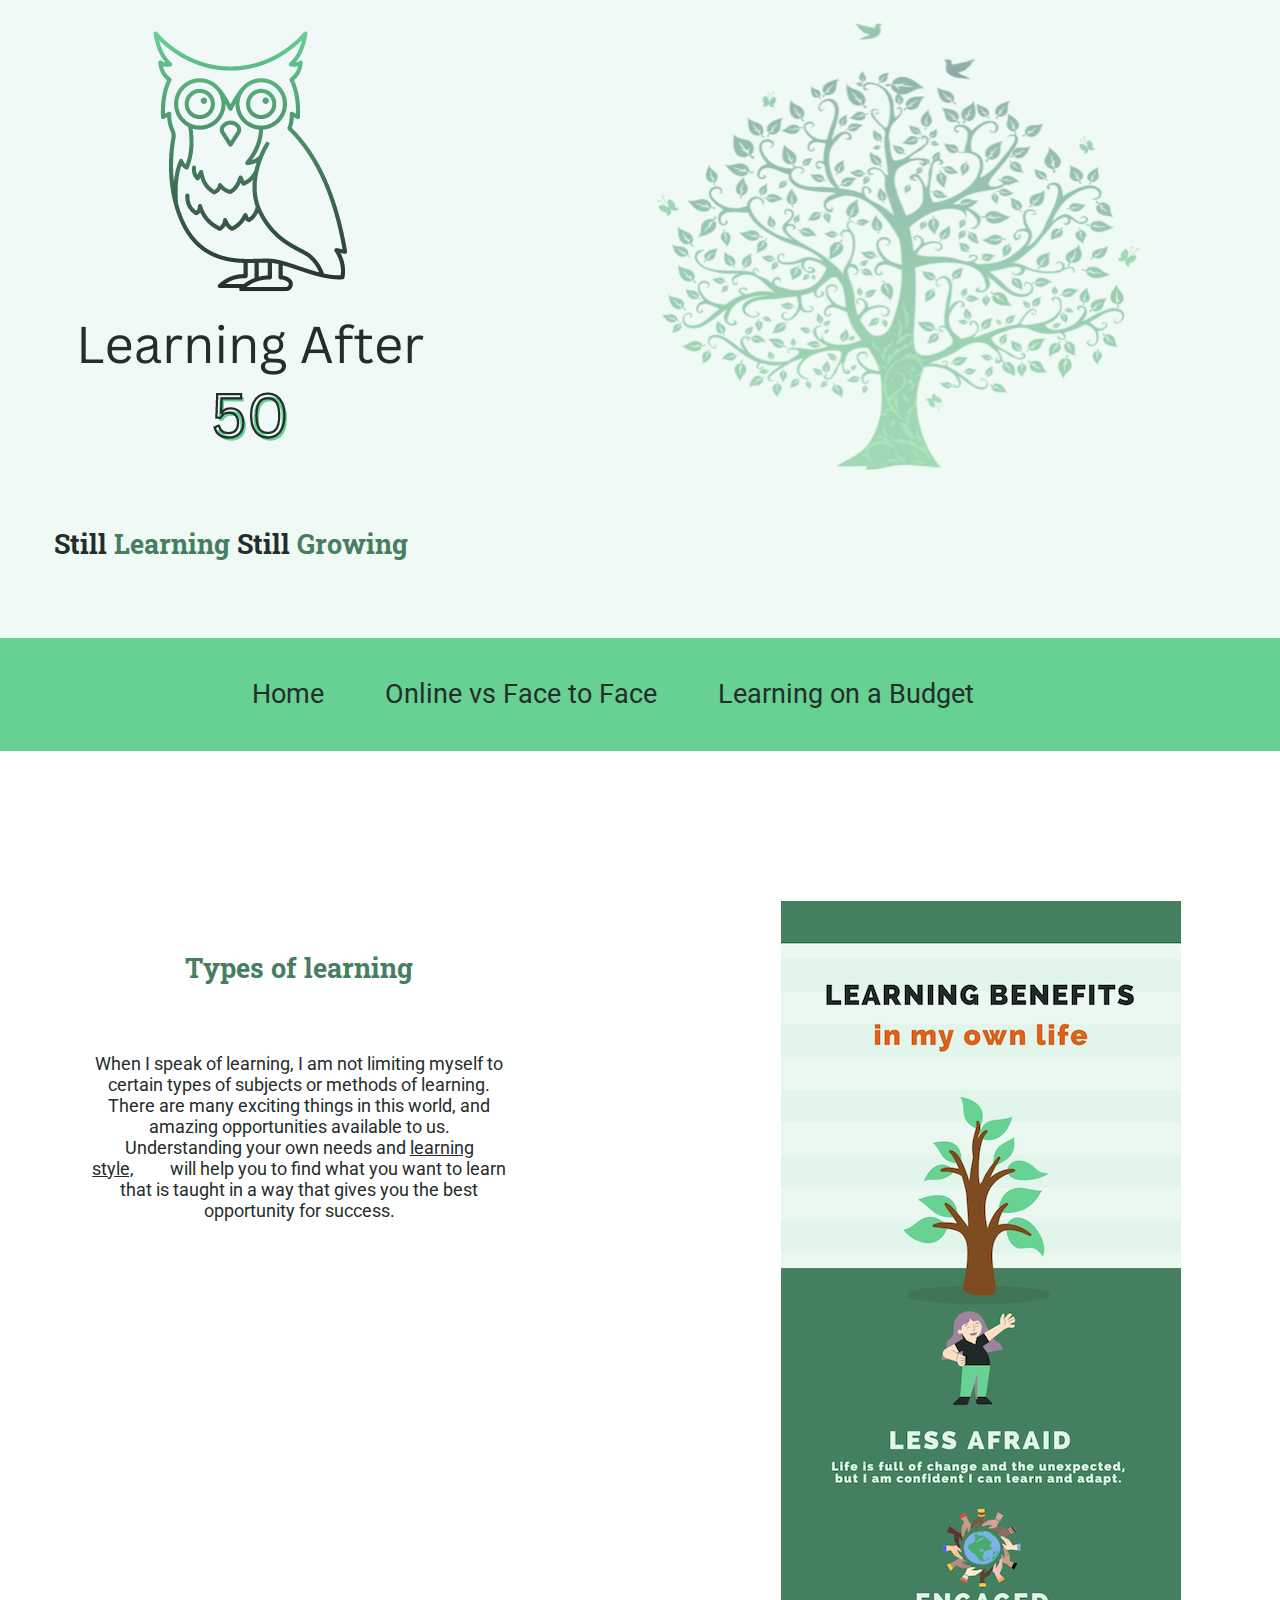
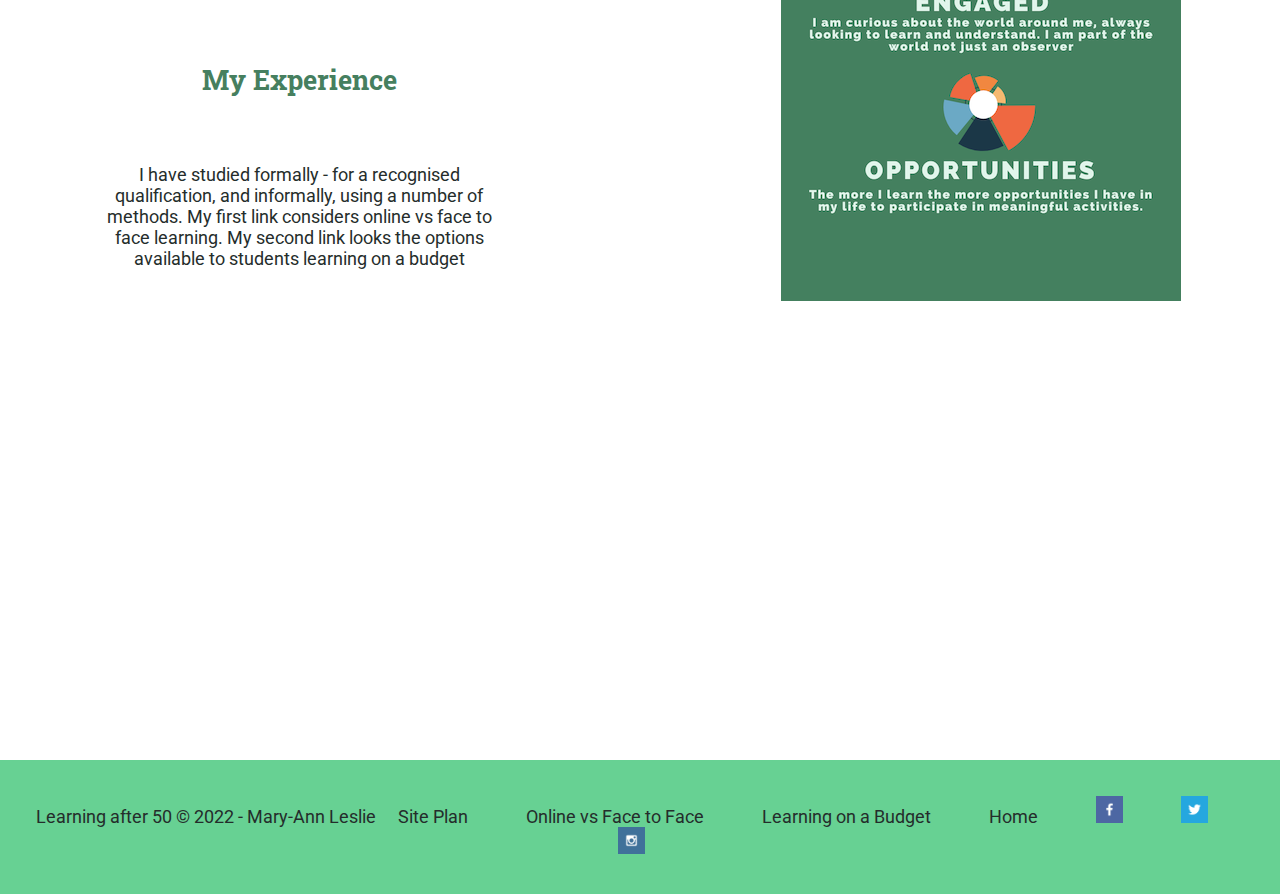
<file: learning_over_50/index.html>
<!DOCTYPE html>
<html lang="en-us">
    
  <head>
    <meta charset="utf-8">
    <title>Home</title>
    <link type="text/css" rel="stylesheet" href="styles/style.css">
  </head>

  <body>
    <header>
        <a id="logo_link" href="index.html">
            <img class="logo1" src="images/learning-after-50.png" alt="logo"> 
            <img class="logo2" src="images/tree.png" alt="learning tree">  
        </a>
        <h2>Still <span style = "color:#467F5F">Learning</span> Still <span style = "color:#467F5F">Growing</span></h2>    
        <nav>
            <a href="index.html">Home</a>
            <a href="learning.html">Online vs Face to Face</a>
            <a href="budget.html">Learning on a Budget</a>         
        </nav>
    </header>
    <main class="main-grid">
        <section id="info1">
            <h2>Types of learning</h2>
            <p>
                When I speak of learning, I am not limiting myself to certain types of subjects or methods of learning. There are many exciting things in this world, and amazing opportunities available to us. Understanding your own needs and <a href="http://www.educationplanner.org/students/self-assessments/learning-styles.shtml">learning style,</a>will help you to find what you want to learn that is taught in a way that gives you the best opportunity for success.
            </p>
        </section>
        <div id="img1">
            <img class="infograpic" src="images/benefits-of-learning.png" alt ="benefits of learning infographic">
        </div>
        <section id="info2">
            <h2>My Experience</h2>
            <p>
                I have studied formally - for a recognised qualification, and informally, using a number of methods. My first link considers online vs face to face learning. My second link looks the options available to students learning on a budget
            </p>
        </section>
        
    </main>
    <footer>
        <p>Learning after 50 &copy; 2022 - Mary-Ann Leslie
            <a href="site-plan.html">Site Plan</a>
            <a href="learning.html">Online vs Face to Face</a>
            <a href="budget.html">Learning on a Budget</a>
            <a href="index.html">Home</a>
            <a href="https://facebook.com" target="_blank" >
                <img src="images/facebook.png" alt="fb icon">
            </a>
            <a href="https://twitter.com" target="_blank">
                <img src="images/twitter.png" alt="twitter icon">
            </a>
            <a href="https://instagram.com" target="_blank">
                <img src="images/instagram.png" alt="instagram icon">
            </a>      
        </p>  
    </footer>
  </body>
</html>
</file>
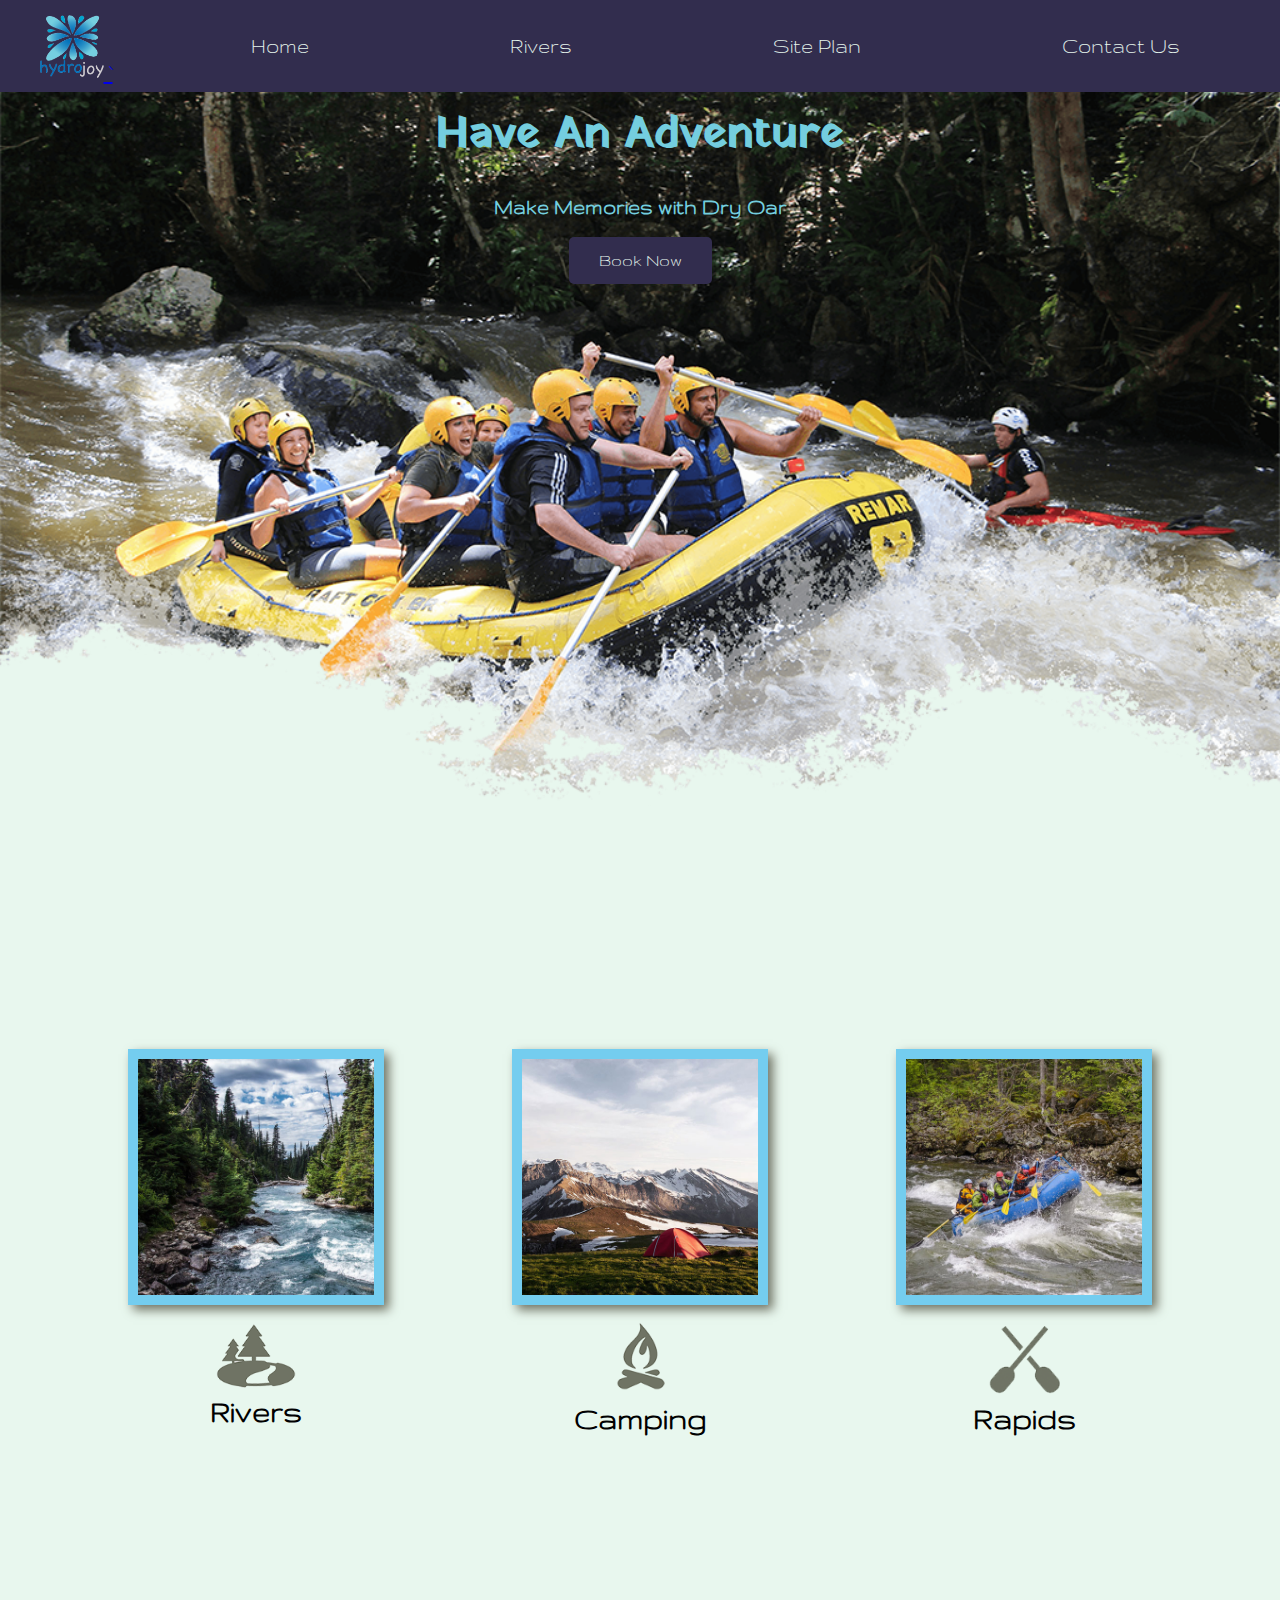
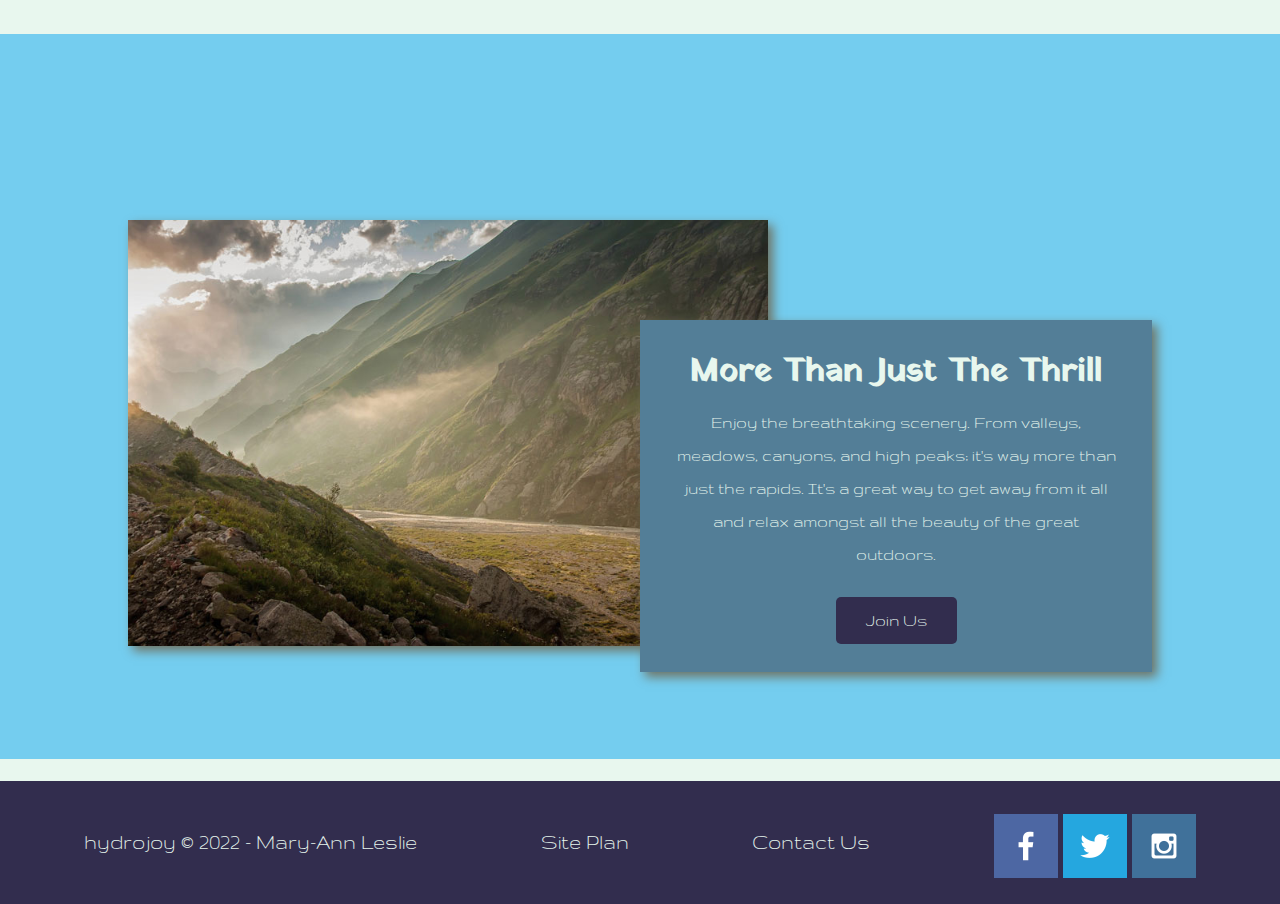
<file: wwr/index.html>
<!DOCTYPE html>
<html lang="en">
<head>
    <meta charset="UTF-8">
    <meta http-equiv="X-UA-Compatible" content="IE=edge">
    <meta name="viewport" content="width=device-width, initial-scale=1.0">
    <link rel="stylesheet" href="styles/style.css">
    <title>Whitewater Rafting Vacations | Hydro Joy | Home</title>
</head>
<body>
    <div id="content">
        <header>
            <a id="logo_link" href="index.html">
                <img class="logo" src="images/hjoy-logo.png" alt="hydrojoy logo">   `
            </a>
            <nav>
                <a href="index.html">Home</a>
                <a href="rivers.html">Rivers</a>
                <a href="site-plan-rafting.html">Site Plan</a>
                <a href="contactus.html">Contact Us</a>
            </nav>
        </header>
        <div id="hero">
            <div id="hero-box">
                <img id="hero-img" src="images/hero.png" alt="People enjoying white water rafting">
            </div>
            <section id="hero-msg">
                <h1 class="home-title">Have An Adventure</h1>
                <h4>Make Memories with Dry Oar </h4>
                <div class='button-box'>
                    <a class='book' href="contactus.html">Book Now</a>
                </div>
            </section>
        </div>
        <main class="home-grid">
            <section class="rivers-card">
                <img class="card-img" src="images/rivers.jpeg" alt="river in forest">
                <img class="icon" src="images/river_icon.png" alt="river icon">
                <h2>Rivers</h2>
            </section>
            <section class="camping-card">
                <img class="card-img" src="images/camping.jpeg" alt="tent in mountains">
                <img class="icon" src="images/fire_icon.png" alt="fire icon">
                <h2>Camping</h2>
            </section>
            <section class="rapids-card">
                <img class="card-img" src="images/rapids.jpeg" alt="rafting boat">
                <img class="icon" src="images/oars.png" alt="oars icon">
                <h2>Rapids</h2>
            </section>
            <div id="background"></div>
            <img class="mountains" src="images/mountains.jpeg" alt="Misty mountains">
            <section class="msg">
                <h2>More Than Just The Thrill</h2>
                <p>Enjoy the breathtaking scenery. From valleys, meadows, canyons, and high peaks; it's way more than just the rapids. It's a great way to get away from it all and relax amongst all the beauty of the great outdoors. </p>
                <a class='join' href="rivers.html">Join Us</a>
            </section>
        </main>
        <footer>
            <p>hydrojoy &copy; 2022 - Mary-Ann Leslie</p>
            <p><a href="site-plan-rafting.html">Site Plan</a></p>
            <p><a href="contactus.html">Contact Us</a></p>
            <div class="social">
                <a href="https://facebook.com" target="_blank" >
                    <img src="images/facebook.png" alt="fb icon">
                </a>
                <a href="https://twitter.com" target="_blank">
                    <img src="images/twitter.png" alt="twitter icon">
                </a>
                <a href="https://instagram.com" target="_blank">
                    <img src="images/instagram.png" alt="instagram icon">
                </a>
            </div>
        </footer>
    </div>
</body>
</html>
</file>
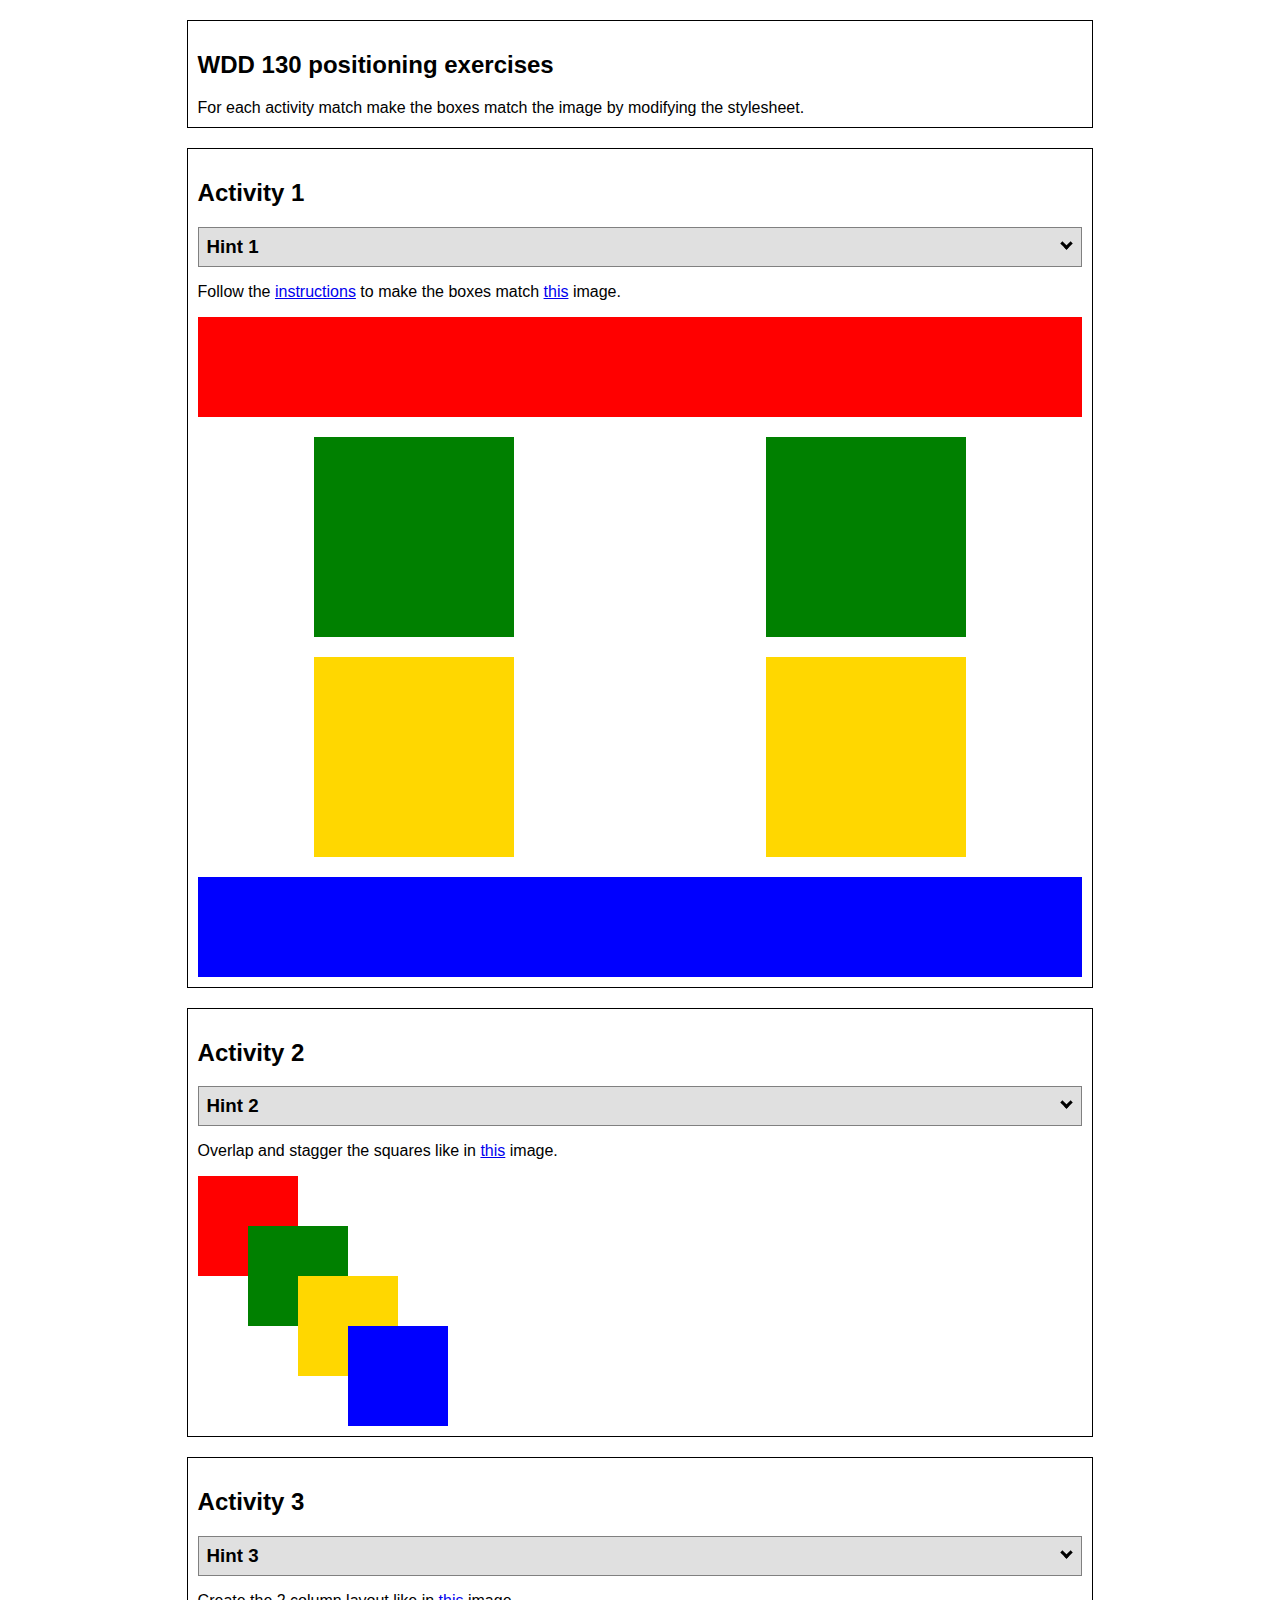
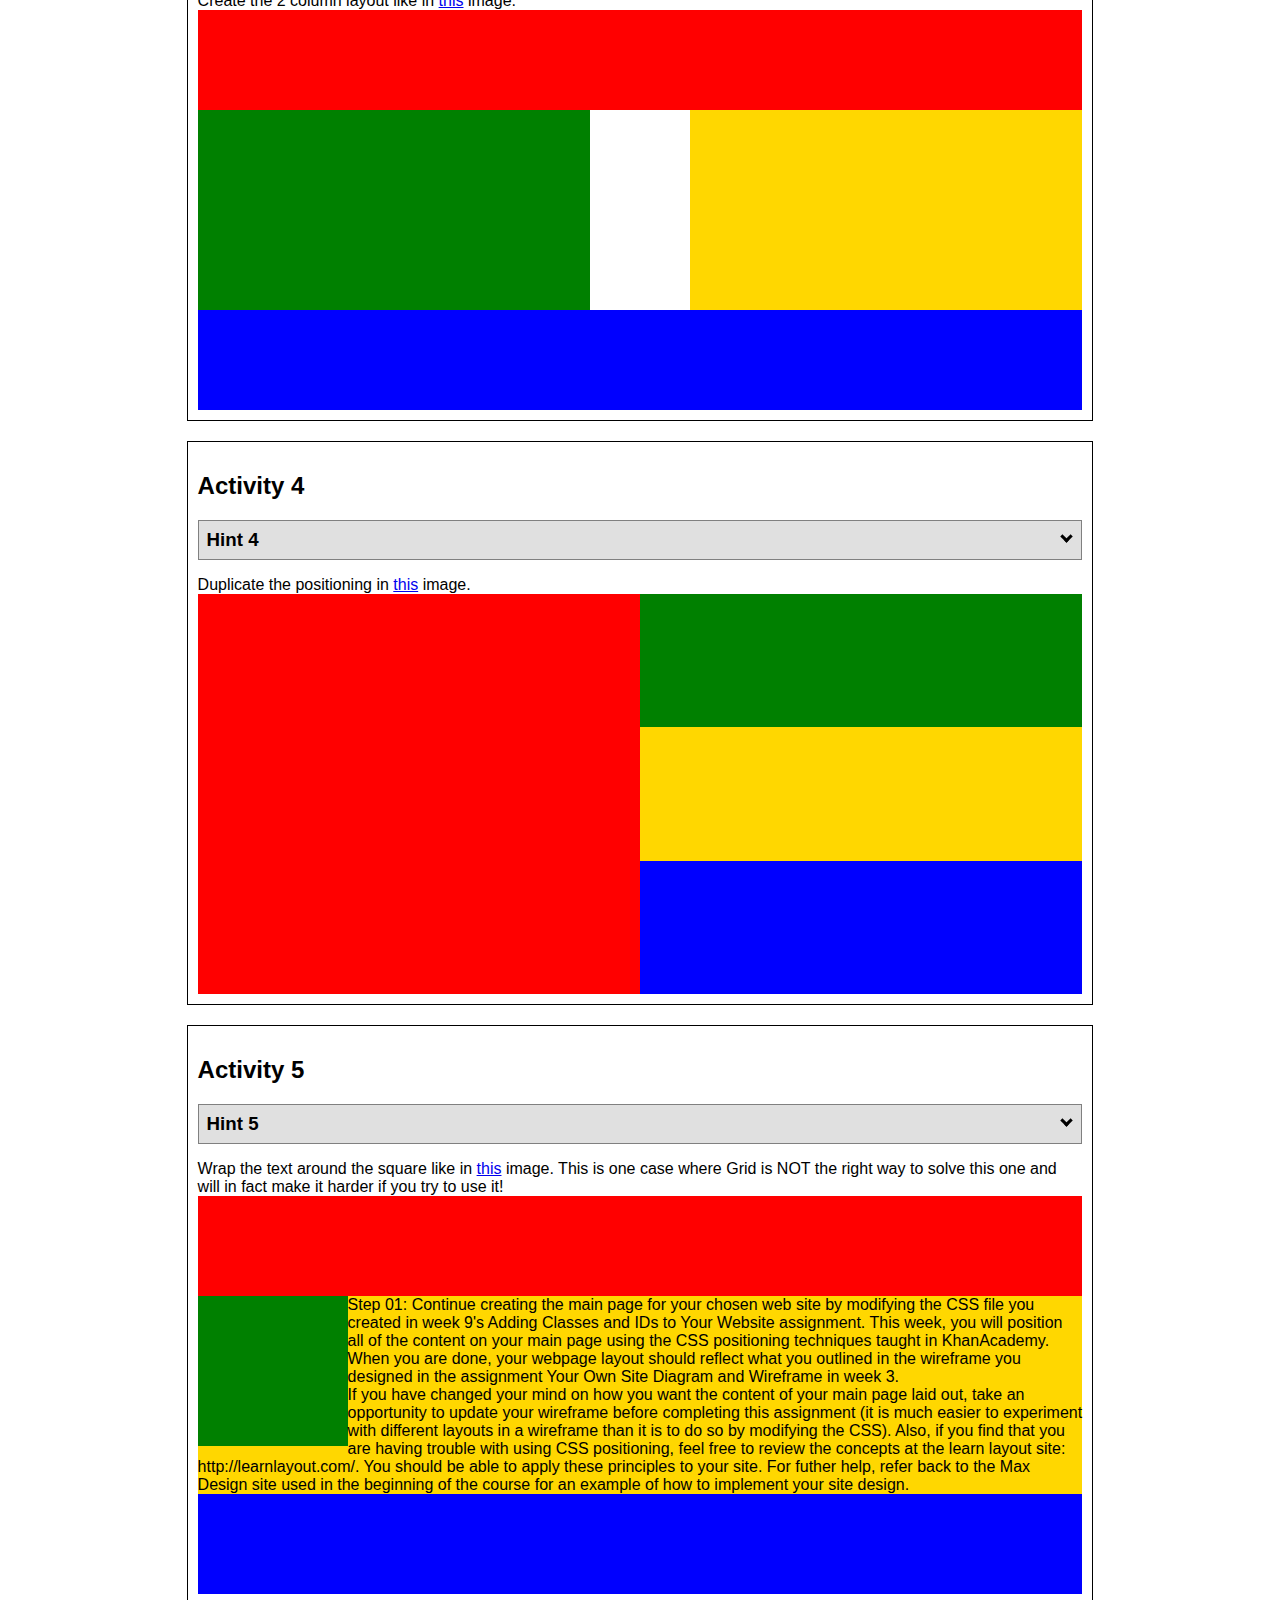
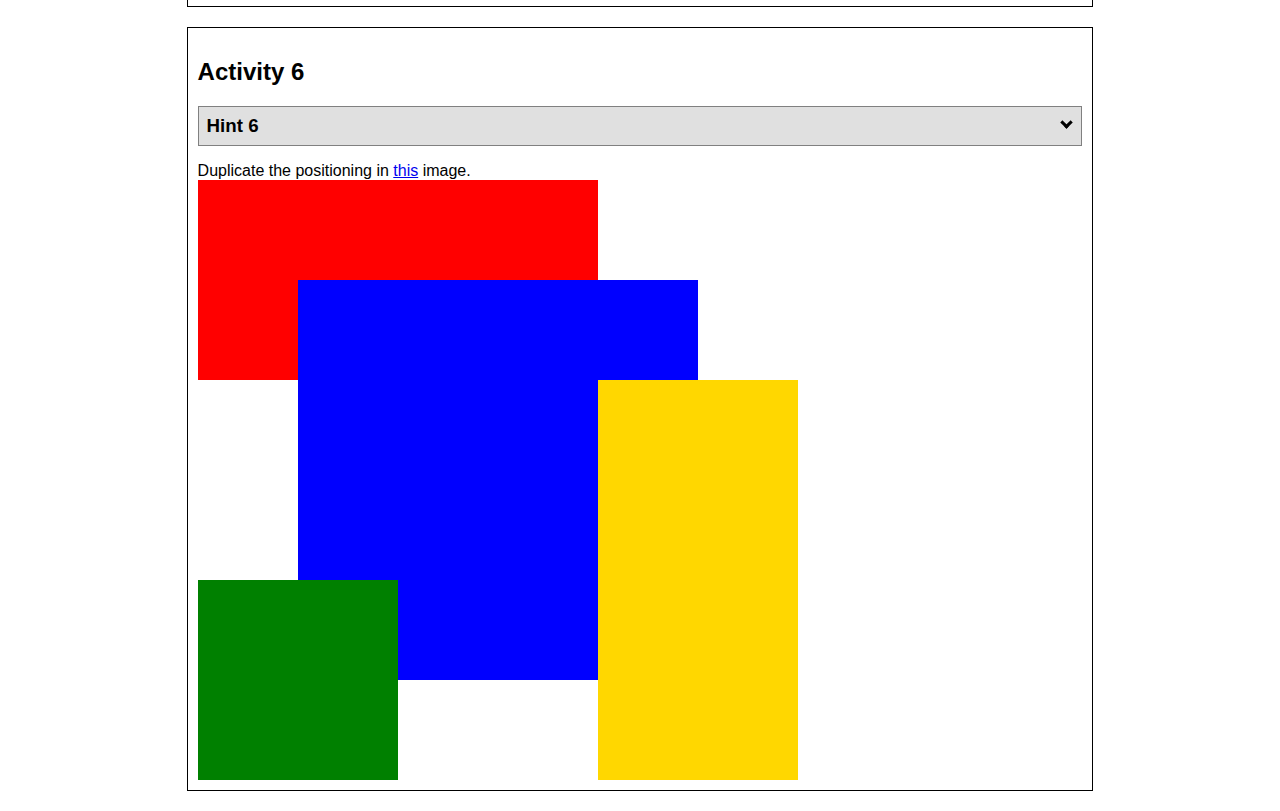
<file: positioning.html>
<!DOCTYPE html>
<html lang="en">
  <head>
    <!-- HTML - Name: positioning.html -->
    <title>Positioning Activity</title>
    <link rel="stylesheet" type="text/css" href="positionstyles.css" />
  </head>
  <body>
    <div class="activity">
      <h2>WDD 130 positioning exercises</h2>
      For each activity match make the boxes match the image by modifying the stylesheet.</div>
    <div class="activity">
      <h2>Activity 1</h2>
      <section class="hint"><input type="checkbox" ><i></i> <h3>Hint 1</h3><div><p>Check out the <a href="https://byui-wdd.github.io/wdd130/activities/w06-css-positioning.html" target="_blank">activity instructions</a> in Ilearn!</p></div></section>
      <p>Follow the <a href="https://byui-wdd.github.io/wdd130/activities/w06-css-positioning.html" target="_blank">instructions</a> to make the boxes match  <a href="https://byui-wdd.github.io/wdd130/images/example1.png" target="_blank">this</a> image.</p>
      <div class="content1" >
        <div class="red1" ></div>
        <div class="green1" ></div>
        <div class="green1" ></div>
        <div class="yellow1"></div>
        <div class="yellow1"></div>
        <div class="blue1"></div>
      </div>
    </div>
    <div class="activity">
      <h2>Activity 2</h2>
      <section class="hint"><input type="checkbox" > <h3>Hint 2</h3><i></i><div>
      <ul>
      <li>grid-template-columns: 50px 50px 50px 50px 50px </li></ul></div></section>
      <p>Overlap and stagger the squares like in <a href="https://byui-wdd.github.io/wdd130/images/example2.png" target="_blank">this</a> image.</p>
      <div class="content2" >
        <div class="red2" ></div>
        <div class="green2" ></div>
        <div class="yellow2"></div>
        <div class="blue2"></div>
      </div>
    </div>
    <div class="activity">
      <h2>Activity 3</h2>
      <section class="hint"><input type="checkbox" > <h3>Hint 3</h3><i></i><div><p>This one is going to be best solved with CSS Grid. Remember to make the boxes the right width first...then start moving them around. </p><h4>Properties used:</h4><ul><li>display:grid;</li><li>grid-template-columns:</li><li>grid-column-gap:</li>
        <li>grid-column:</li>  </ul></div></section>
      Create the 2 column layout like in <a href="https://byui-wdd.github.io/wdd130/images/example3.png" target="_blank">this</a>  image.
      <div class="content3" >
        <div class="red3" ></div>
        <div class="green3" ></div>
        <div class="yellow3"></div>
        <div class="blue3"></div>
      </div>
    </div>
    <div class="activity">
      <h2>Activity 4</h2>
      <section class="hint"><input type="checkbox" > <h3>Hint 4</h3><i></i><div><p>For the others we have been primarily concerned with width. For this one you will need to adjust height as well. </p><h4>Properties used:</h4><ul><li>display:grid;</li><li>grid-template-columns:</li><li>grid-row:</li></ul></div></section>
      Duplicate the positioning in <a href="https://byui-wdd.github.io/wdd130/images/example4.png" target="_blank">this</a> image. 
      <div class="content4" >
        <div class="red4" ></div>
        <div class="green4" ></div>
        <div class="yellow4"></div>
        <div class="blue4"></div>
      </div>
    </div>

    <div class="activity">
      <h2>Activity 5</h2>
      <section class="hint"><input type="checkbox" > <h3>Hint 5</h3><i></i><div><p>Grid is <strong>not</strong> the right way to do this.  In fact there is only one way to really do that...and that is with float. Remember that we float the thing we want the text to wrap around.  Also remember to start by making all the shapes the right size and shape.</p><h4>Properties used:</h4><ul><li>float: left;</li></ul></div></section>
      Wrap the text around the square like in <a href="https://byui-wdd.github.io/wdd130/images/example5.png" target="_blank">this</a> image. This is one case where Grid is NOT the right way to solve this one and will in fact make it harder if you try to use it!
      <div class="content5" >
        <div class="red5" ></div>
        <div class="green5" ></div>
        <div class="yellow5">Step 01: Continue creating the main page for your chosen web site by modifying the CSS file you created in week 9's Adding Classes and IDs to Your Website assignment. This week, you will position all of the content on your main page using the CSS positioning techniques taught in KhanAcademy. When you are done, your webpage layout should reflect what you outlined in the wireframe you designed in the assignment Your Own Site Diagram and Wireframe in week 3. <br />
          If you have changed your mind on how you want the content of your main page laid out, take an opportunity to update your wireframe before completing this assignment (it is much easier to experiment with different layouts in a wireframe than it is to do so by modifying the CSS). Also, if you find that you are having trouble with using CSS positioning, feel free to review the concepts at the learn layout site: http://learnlayout.com/. You should be able to apply these principles to your site. For futher help, refer back to the Max Design site used in the beginning of the course for an example of how to implement your site design.</div>
        <div class="blue5"></div>
      </div>
    </div>
    <div class="activity">
      <h2>Activity 6</h2>
      <section class="hint"><input type="checkbox" > <h3>Hint 6</h3><i></i><div><p>This one is all about visualizing the grid behind the layout. If you are having a hard time doing that first: all the sizes are even multiples of 100, and second here is another example with the lines drawn: <a href="https://byui-wdd.github.io/wdd130/images/example6-hint.png" target="_blank">example 6 with lines</a>. For this one you will find it easiest if you use px for the column width. You can also use <kbd>z-index</kbd> to control the element layering.    </p><h4>Properties used:</h4><ul><li>display:grid;</li><li>grid-template-columns:</li><li>grid-column:</li><li>grid-row:</li><li><a href="https://www.w3schools.com/cssref/pr_pos_z-index.asp" target="_blank">z-index:</a></li></ul></div></section>
      Duplicate the positioning in <a href="https://byui-wdd.github.io/wdd130/images/example6.png" target="_blank">this</a> image.
      <div class="content6" >
        <div class="red6" ></div>
        <div class="green6" ></div>
        <div class="yellow6"></div>
        <div class="blue6"></div>
      </div>
    </div>
  </body>
</html>
</file>
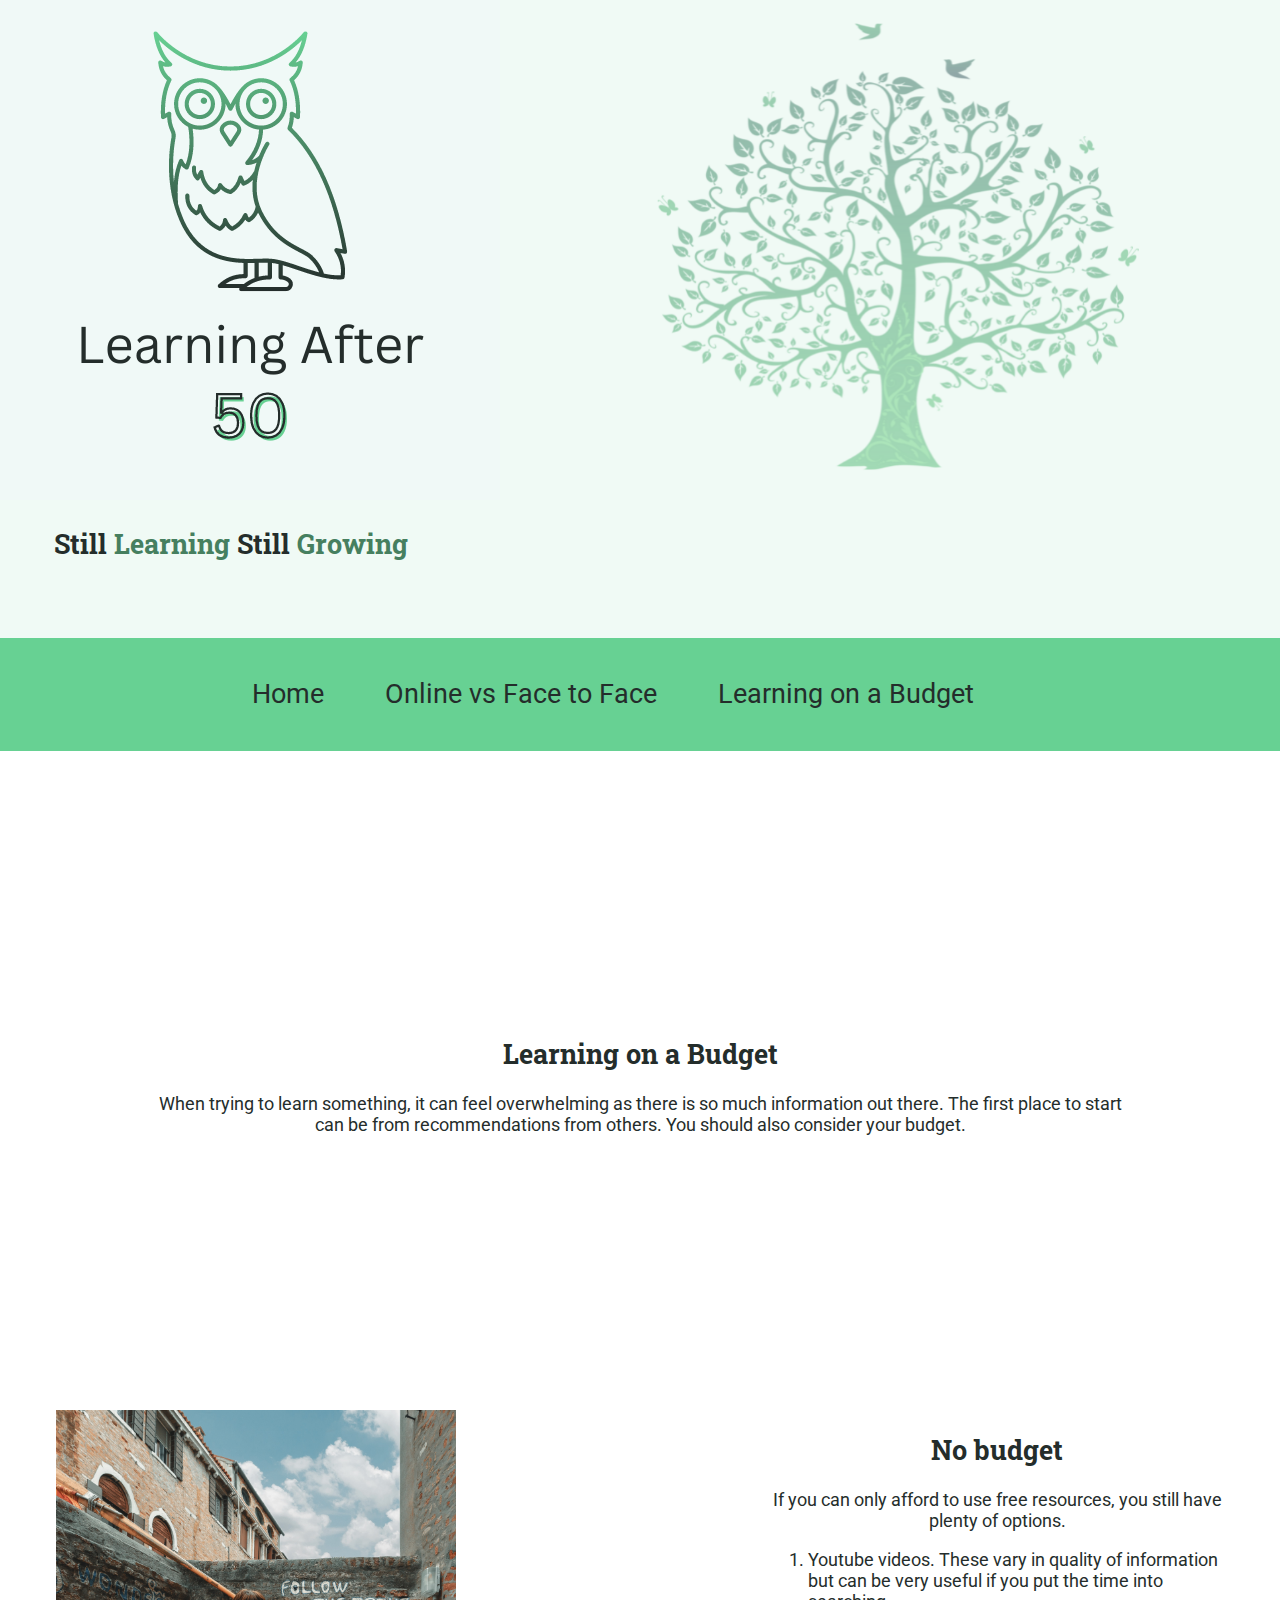
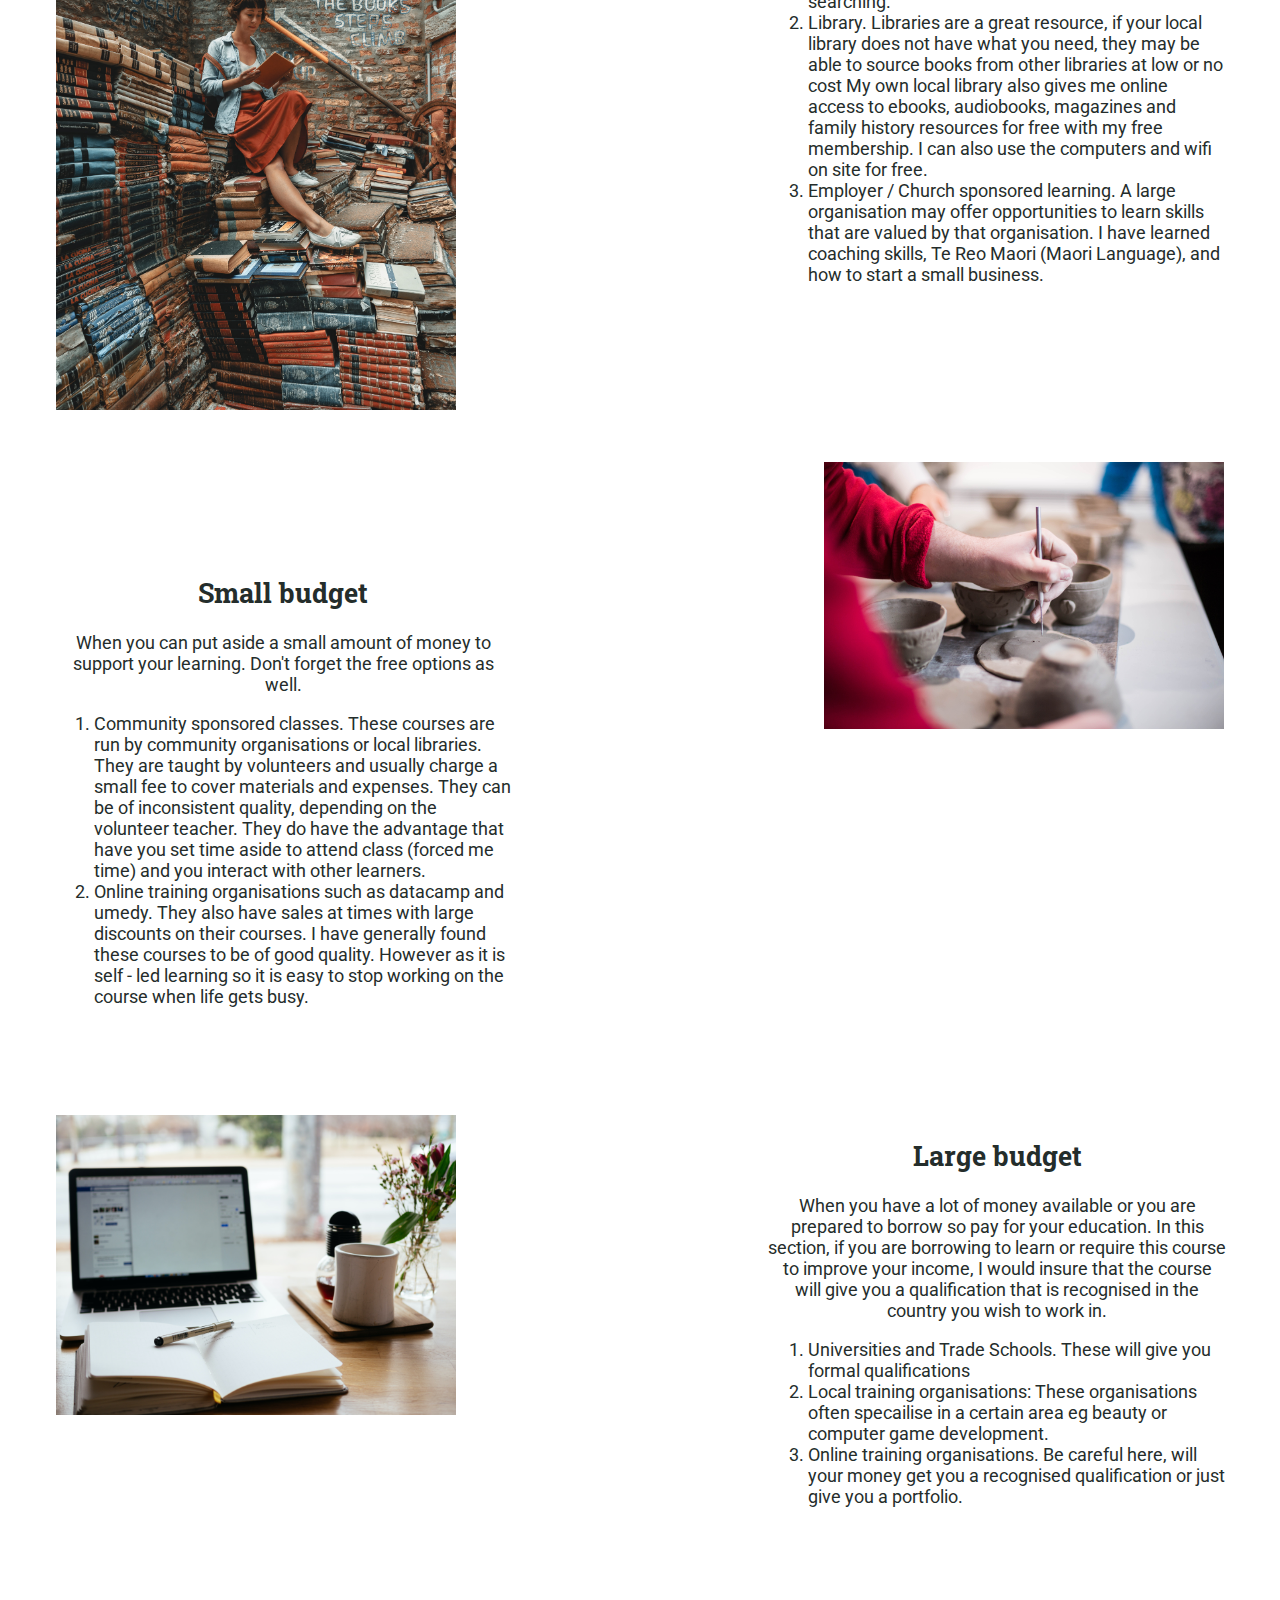
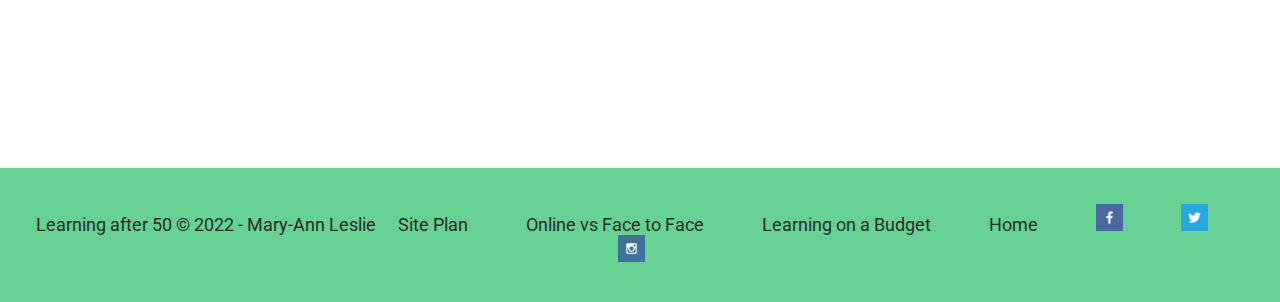
<file: learning_over_50/budget.html>
<!DOCTYPE html>
<html lang="en-us">
    
  <head>
    <meta charset="utf-8">
    <title>Learning on a Budget</title>
    <link type="text/css" rel="stylesheet" href="styles/style.css">
  </head>

  <body>
    <header>
        <a id="logo_link" href="index.html">
            <img class="logo1" src="images/learning-after-50.png" alt="logo"> 
            <img class="logo2" src="images/tree.png" alt="learning tree">  
        </a>
        <h2>Still <span style = "color:#467F5F">Learning</span> Still <span style = "color:#467F5F">Growing</span></h2>     
        <nav>
            <a href="index.html">Home</a>
            <a href="learning.html">Online vs Face to Face</a>
            <a href="budget.html">Learning on a Budget</a>         
        </nav>
    </header>
    <main id="budget-grid">
        <section id="info5">
            <h2>Learning on a Budget</h2>
            <p>
                When trying to learn something, it can feel overwhelming as there is so much information out there. The first place to start can be from recommendations from others. You should also consider your budget.            
            </p>
        </section>
        <section id="img4">
            <img src="images/clay-banks-TRGRf4LvMdQ-unsplash.jpeg" alt ="lady on books reading book">
        </section>
        <section id="info6">
            <h2>No budget</h2>
            <p>If you can only afford to use free resources, you still have plenty of      options.
                <ol>
                    <li>Youtube videos. These vary in quality of information but can be very useful if you put the time into searching.</li>
                    <li>Library. Libraries are a great resource, if your local library does not have what you need, they may be able to source books from other libraries at low or no cost My own local library also gives me online access to ebooks, audiobooks, magazines and family history resources for free with my free membership. I can also use the computers and wifi on site for free.</li>
            
                    <li>Employer / Church sponsored learning. A large organisation  may offer opportunities to learn skills that are valued by that organisation. I have learned coaching skills, Te Reo Maori (Maori Language), and how to start a small business.</li>
                </ol>
            </p>
        </section>

        <section id="img5">
            <img src="images/andy-kelly-P21tYLUo_PI-unsplash.jpeg" alt ="clay class">
        </section>
        <section id="info7">
            <h2>Small budget</h2>
            <p>When you can put aside a small amount of money to support your learning.
                Don't forget the free options as well.
                <ol>
                    <li>Community sponsored classes. These courses are run by community organisations or local libraries. They are taught by volunteers and usually charge a small fee to cover materials and expenses. They can be of inconsistent quality, depending on the volunteer teacher. They do have the advantage that have you set time aside to attend class (forced me time) and you interact with other learners.</li>
                     <li>Online training organisations such as datacamp and umedy. They also have sales at times with large discounts on their courses. I have generally found these courses to be of good quality. However as it is self - led learning so it is easy to stop working on the course when life gets busy.</li>
                </ol>
            </p>
        </section>
        <section id="img6">
            <img src="images/nick-morrison-FHnnjk1Yj7Y-unsplash.jpeg" alt ="laptop and notebook">
        </section>
        <section id="info8">
            <h2>Large budget</h2>
            <p>When you have a lot of money available or you are prepared to borrow so pay for your education. In this section, if you are borrowing to learn or require this course to improve your income, I would insure that the course will give you a qualification that is recognised in the country you wish to work in.
                <ol>
                    <li>Universities and Trade Schools. These will give you formal qualifications</li>
                    <li>Local training organisations: These organisations often specailise in a certain area eg beauty or computer game development.</li>
                    <Li>Online training organisations. Be careful here, will your money get you a recognised qualification or just give you a portfolio. </Li>
                </ol>
            </p>
        </section>
    </main>
    <footer>
        <p>Learning after 50 &copy; 2022 - Mary-Ann Leslie
            <a href="site-plan.html">Site Plan</a>
            <a href="learning.html">Online vs Face to Face</a>
            <a href="budget.html">Learning on a Budget</a>
            <a href="index.html">Home</a>
            <a href="https://facebook.com" target="_blank" >
                <img src="images/facebook.png" alt="fb icon">
            </a>
            <a href="https://twitter.com" target="_blank">
                <img src="images/twitter.png" alt="twitter icon">
            </a>
            <a href="https://instagram.com" target="_blank">
                <img src="images/instagram.png" alt="instagram icon">
            </a>      
        </p>  
    </footer>
  </body>
</html>
</file>
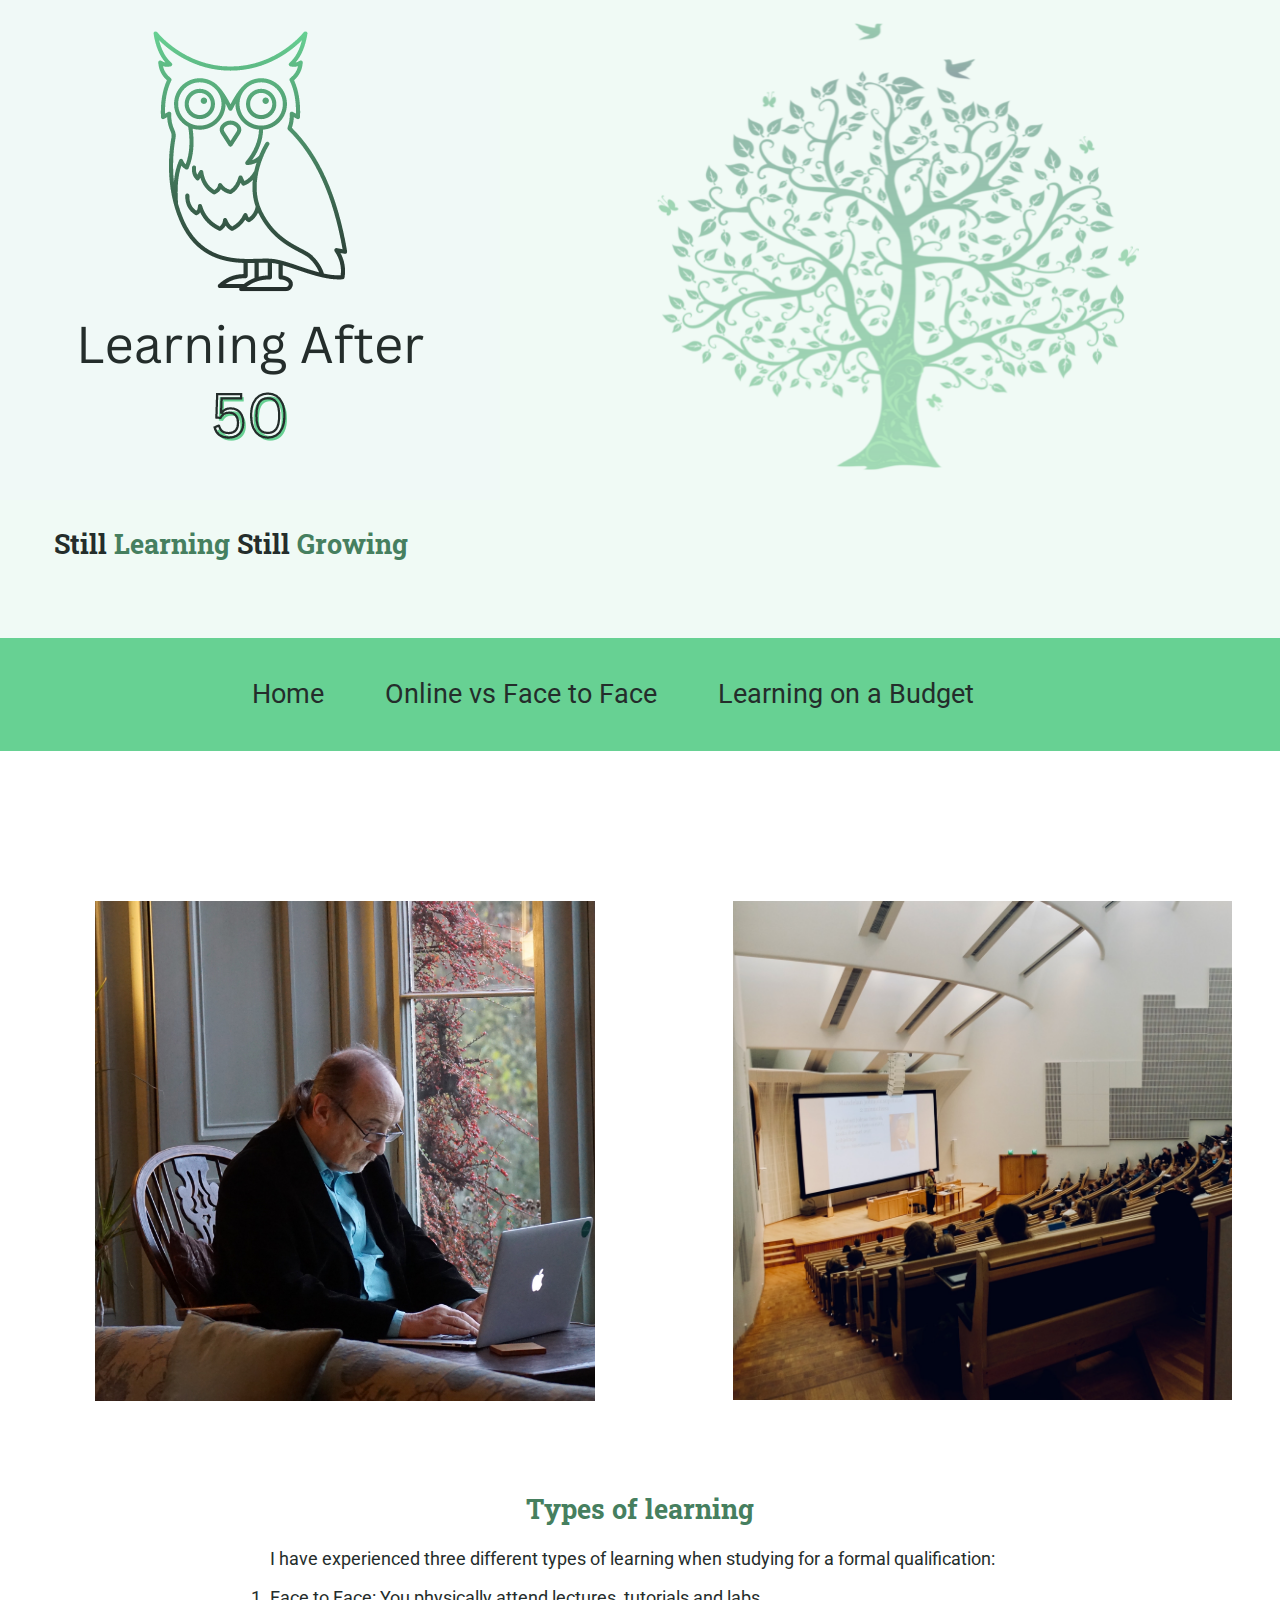
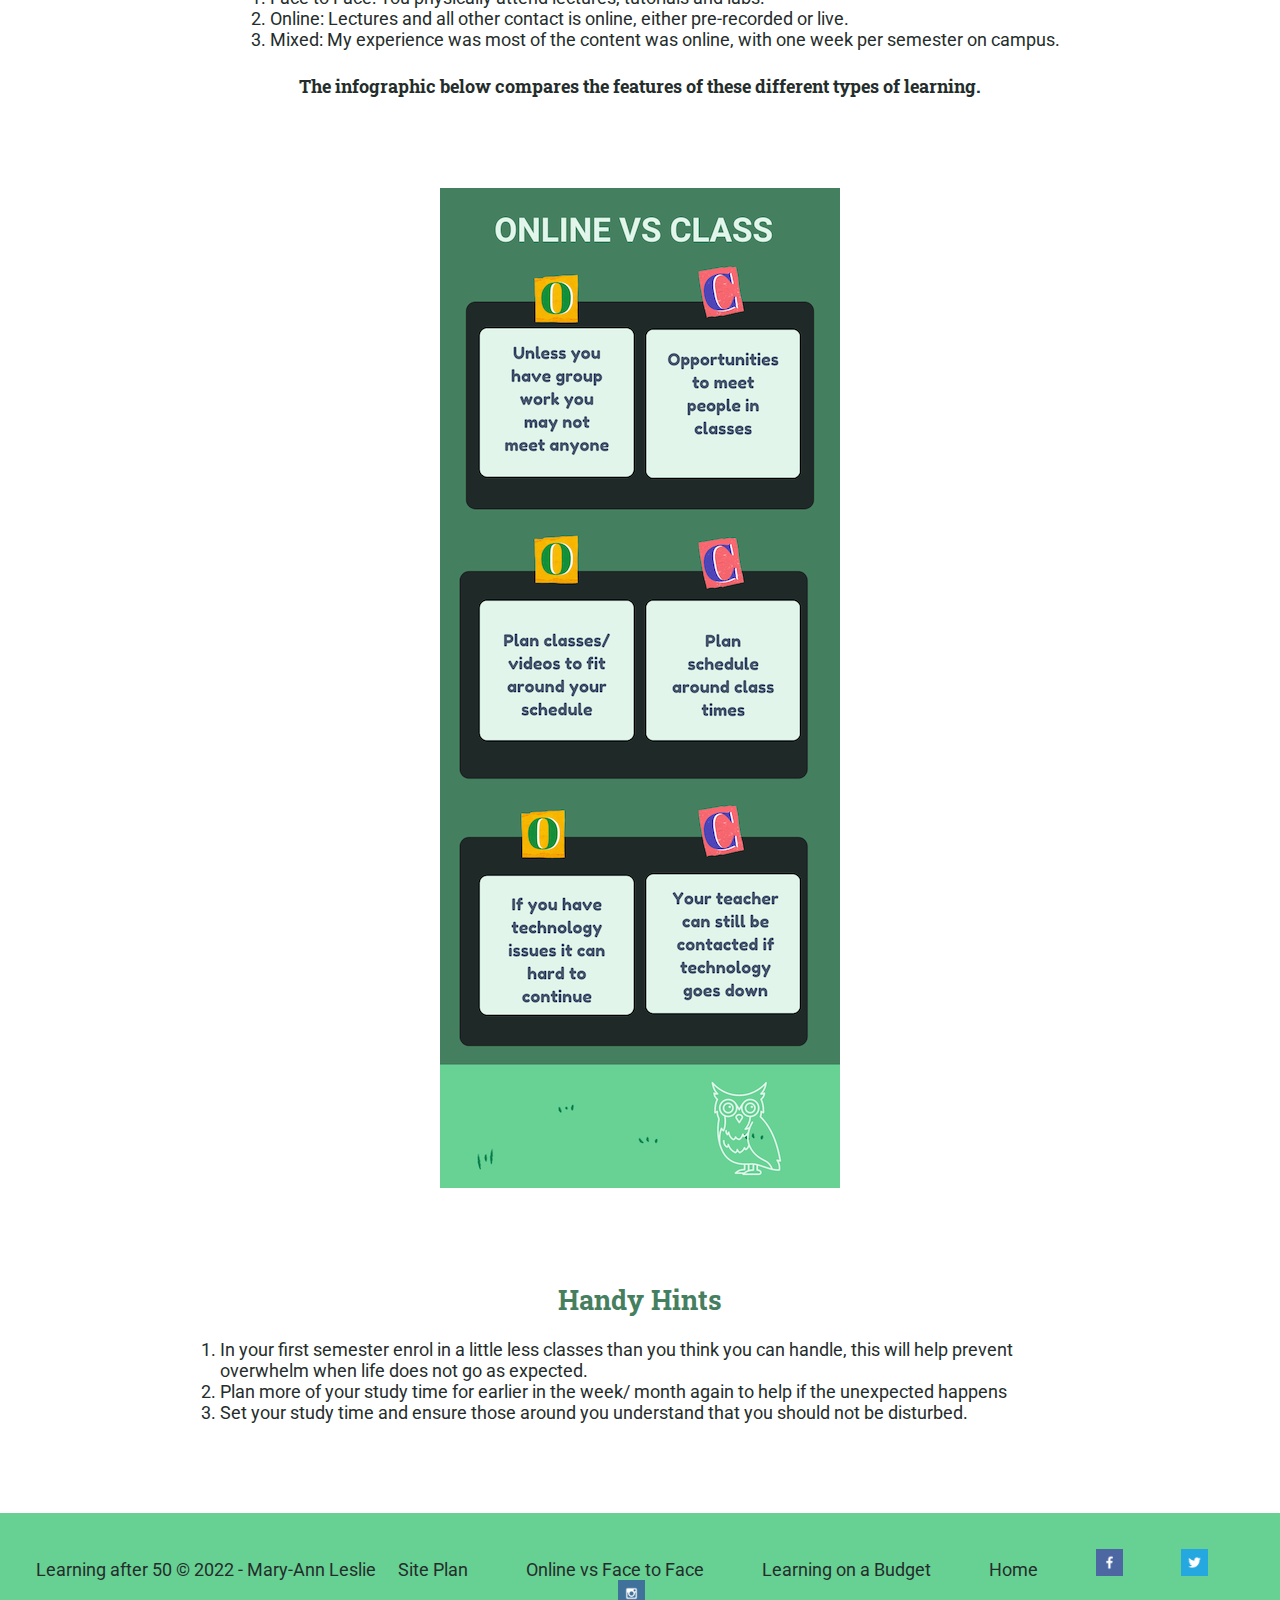
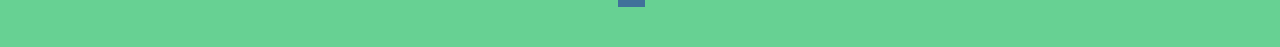
<file: learning_over_50/learning.html>
<!DOCTYPE html>
<html lang="en-us">
    
  <head>
    <meta charset="utf-8">
    <title>Online vs Face to Face</title>
    <link type="text/css" rel="stylesheet" href="styles/style.css">
  </head>

  <body>
    <header>
        <a id="logo_link" href="index.html">
            <img class="logo1" src="images/learning-after-50.png" alt="logo"> 
            <img class="logo2" src="images/tree.png" alt="learning tree">  
        </a>
        <h2>Still <span style = "color:#467F5F">Learning</span> Still <span style = "color:#467F5F">Growing</span></h2>     
        <nav>
            <a href="index.html">Home</a>
            <a href="learning.html">Online vs Face to Face</a>
            <a href="budget.html">Learning on a Budget</a>         
        </nav>
    </header>
    <main>
        <div id="img2">
            <img id="img2a" src="images/beth-macdonald-V2edkaIdMP4-unsplash.jpeg" alt ="online vs face to face learning">
            <img id="img2b" src="images/dom-fou-YRMWVcdyhmI-unsplash.jpeg" alt ="online vs face to face learning">
        </div>
        <section id="info3">
            <h2>Types of learning</h2>
            <p>
                I have experienced three different types of learning when studying for a formal qualification:
            </p>     
            <ol>
                <li>Face to Face: You physically attend lectures, tutorials and labs.</li>
                <li>Online: Lectures and all other contact is online, either pre-recorded or live.</li>
                <li>Mixed: My experience was most of the content was online, with one week per semester on campus.</li>
            </ol>
            <h4>The infographic below compares the features of these different types of learning.</h4>         
            
        </section>
        <div id="img3">
            <img class="infographic" src="images/online-class.png" alt ="online vs face to face learning">
        </div>
        <section id="info4">
            <h2>Handy Hints</h2>
            <ol>
                <li>In your first semester enrol in a little less classes than you think you can handle, this will help prevent overwhelm when life does not go as expected.</li>
                <li>Plan more of your study time for earlier in the week/ month again to help if the unexpected happens</li>
                <li>Set your study time and ensure those around you understand that you should not be disturbed.</li>
            </ol>
        </section>
    </main>
    <footer>
        <p>Learning after 50 &copy; 2022 - Mary-Ann Leslie
            <a href="site-plan.html">Site Plan</a>
            <a href="learning.html">Online vs Face to Face</a>
            <a href="budget.html">Learning on a Budget</a> 
            <a href="index.html">Home</a>        
            <a href="https://facebook.com" target="_blank" >
                <img src="images/facebook.png" alt="fb icon">
            </a>
            <a href="https://twitter.com" target="_blank">
                <img src="images/twitter.png" alt="twitter icon">
            </a>
            <a href="https://instagram.com" target="_blank">
                <img src="images/instagram.png" alt="instagram icon">
            </a>      
        </p>  
    </footer>
  </body>
</html>
</file>
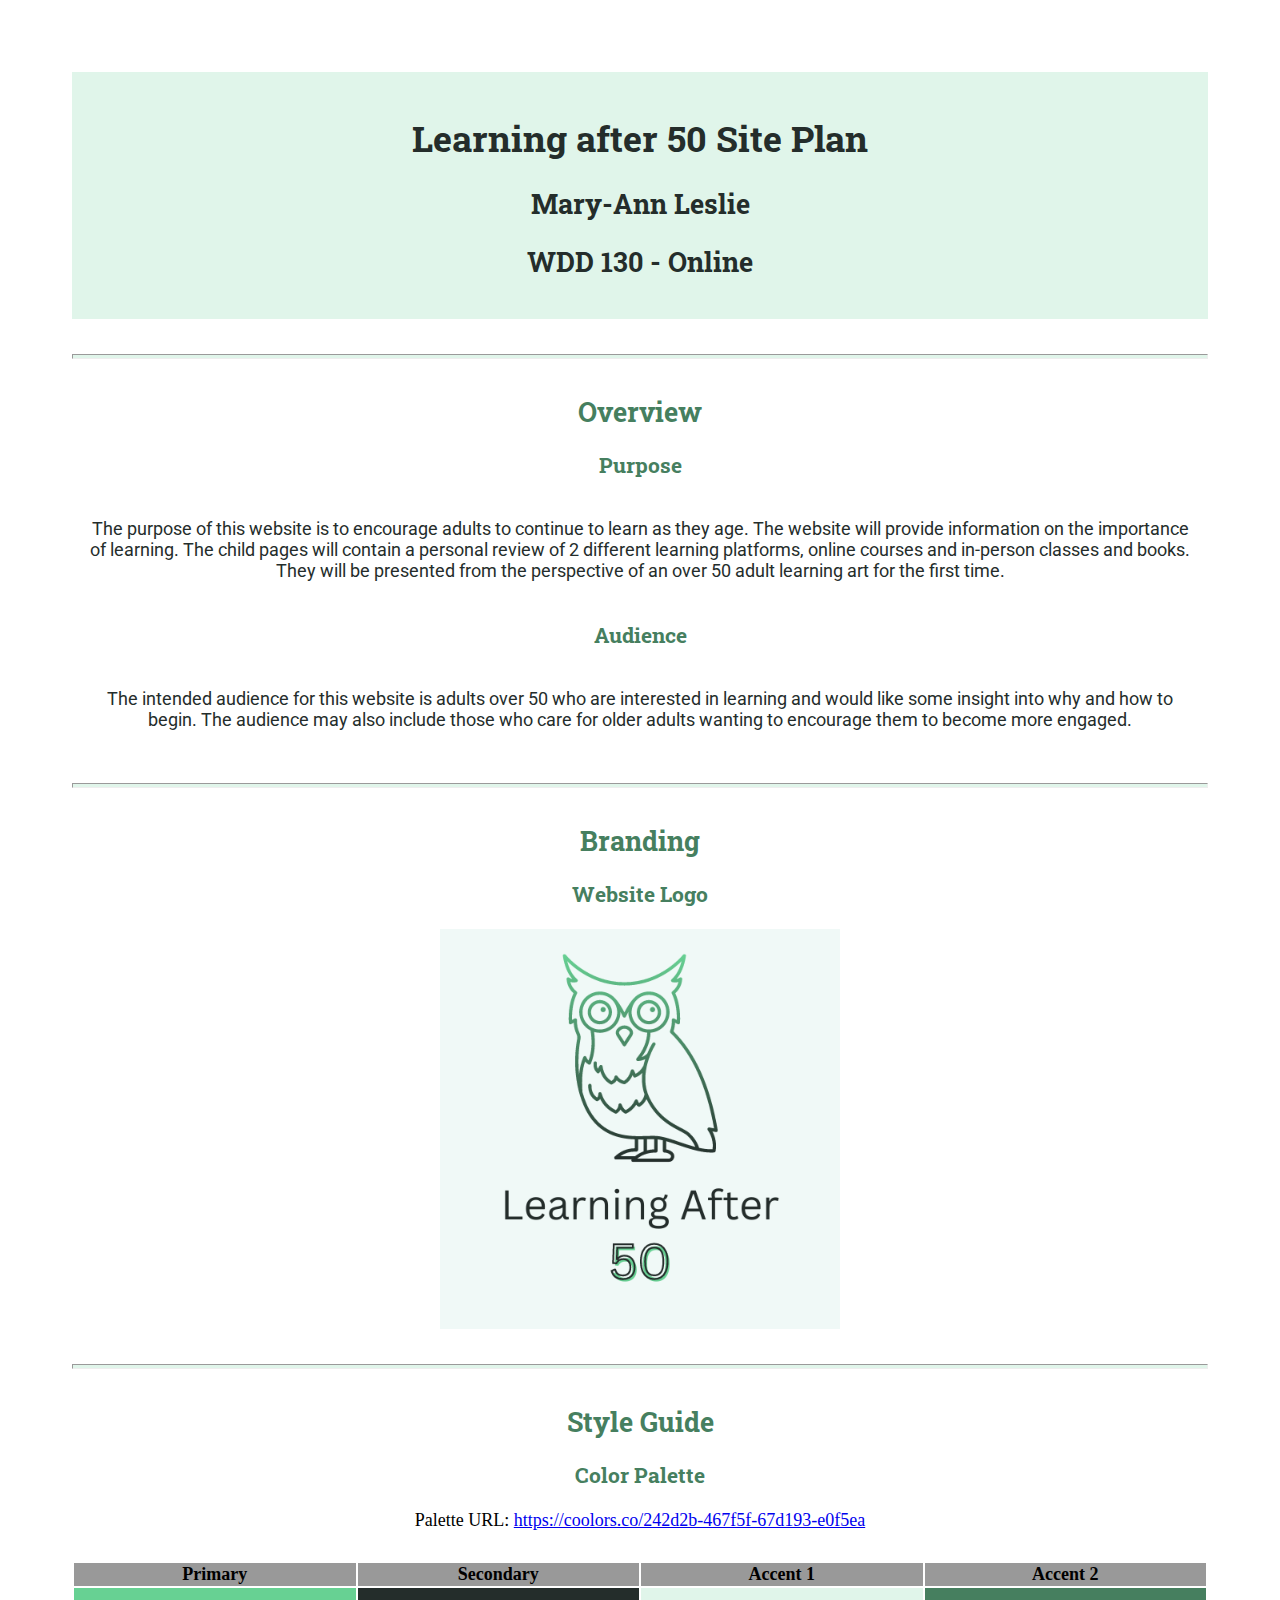
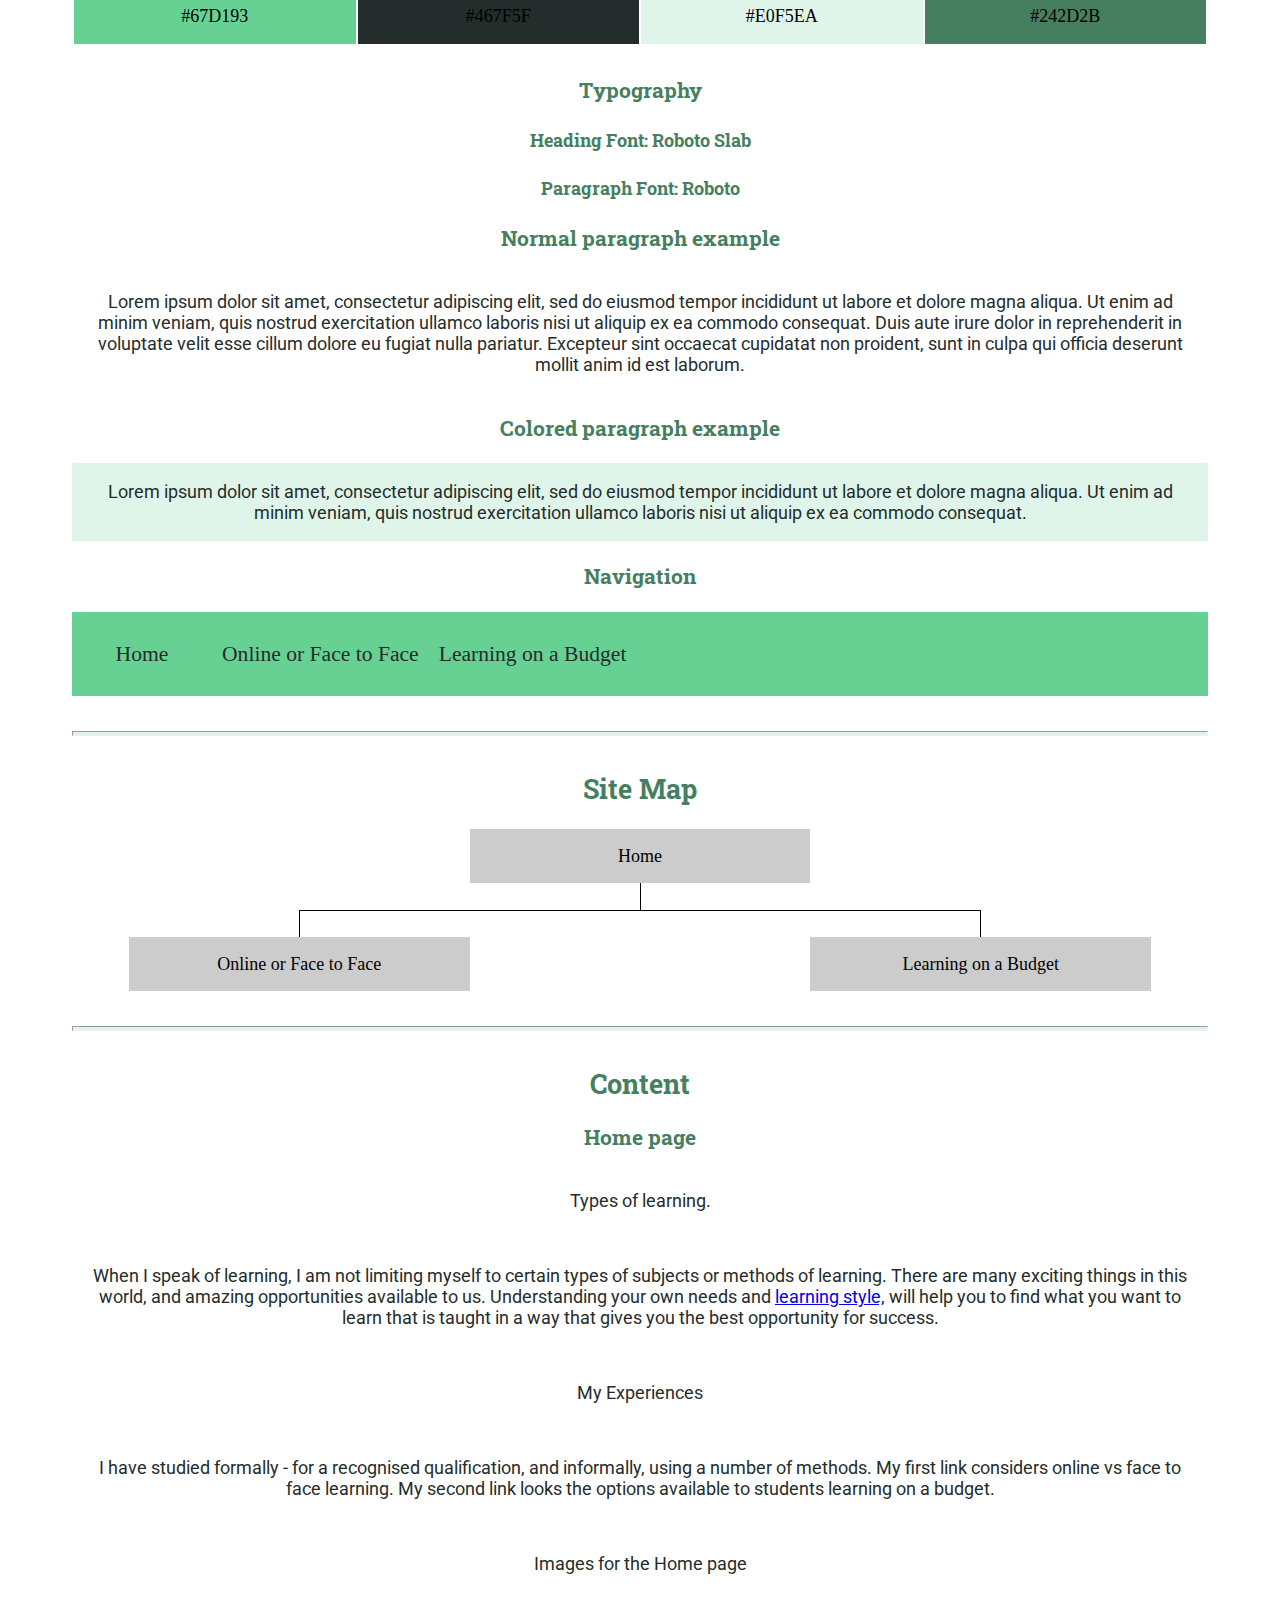
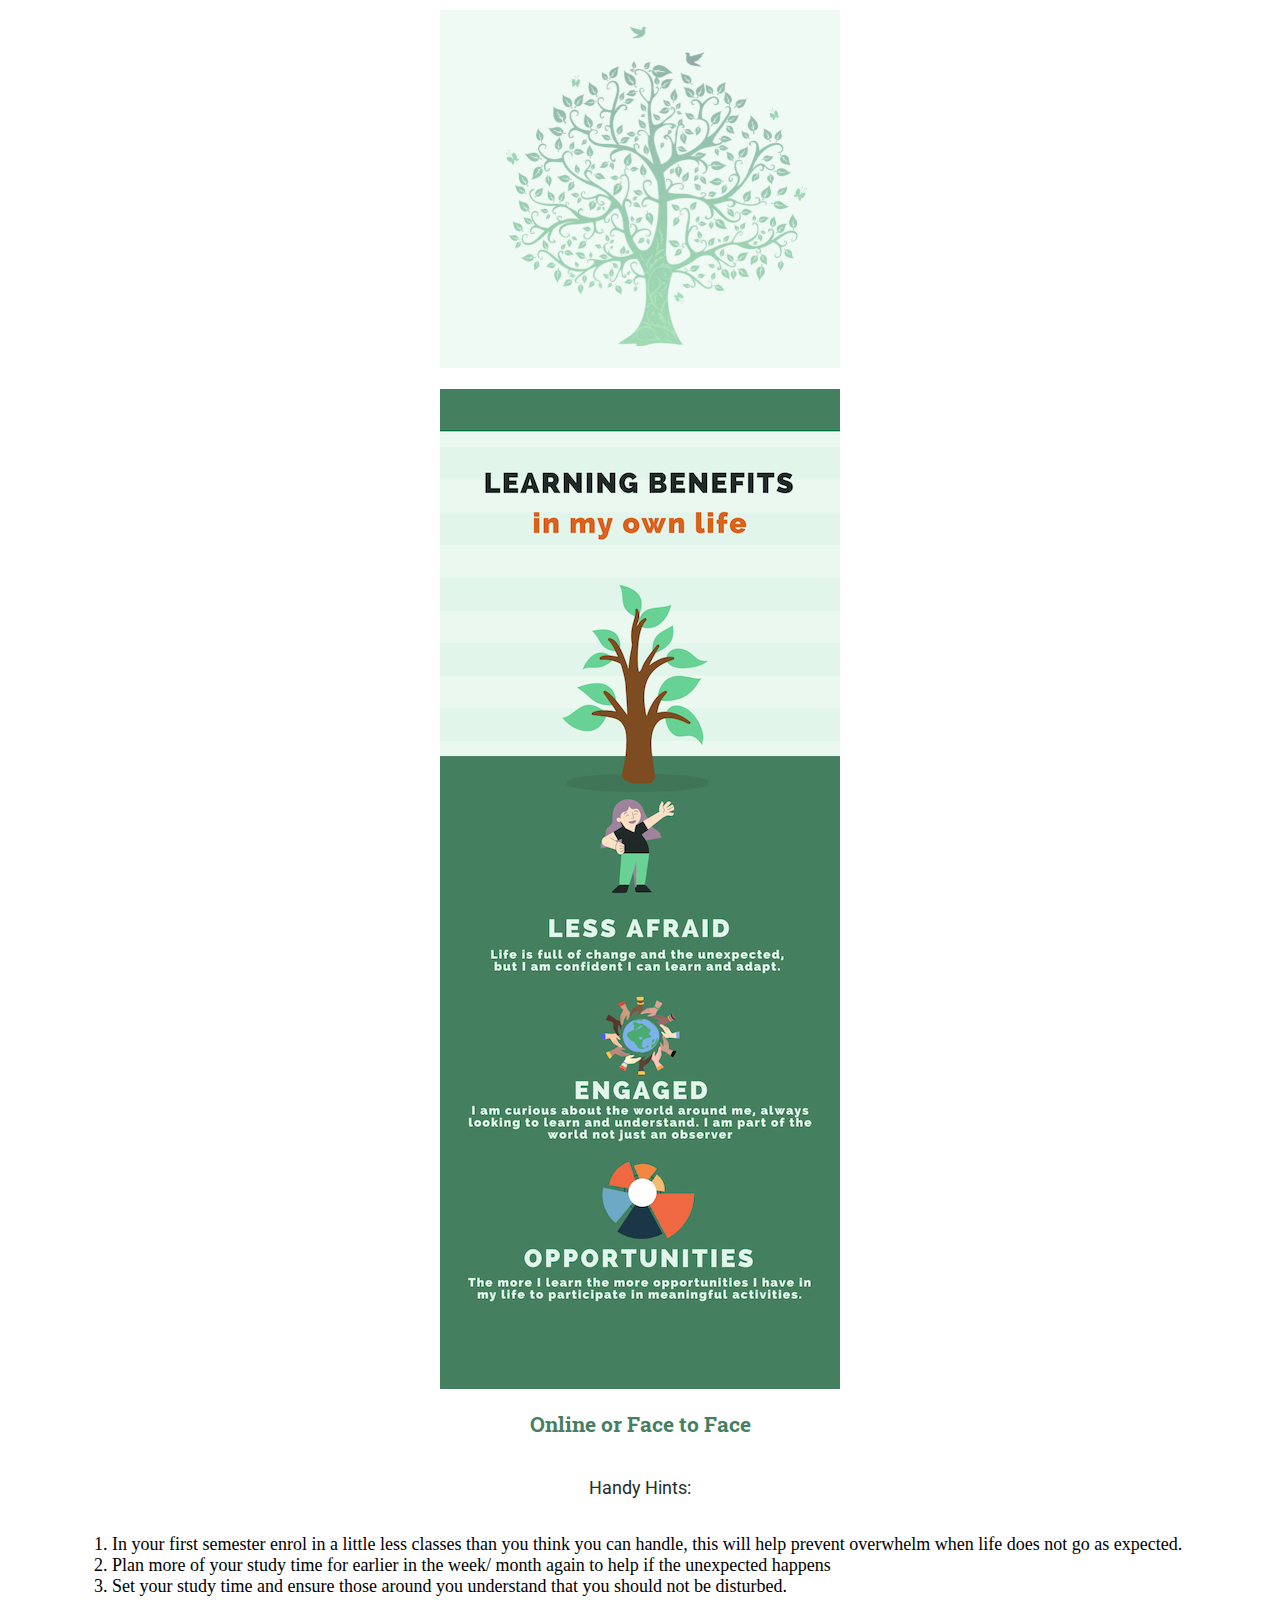
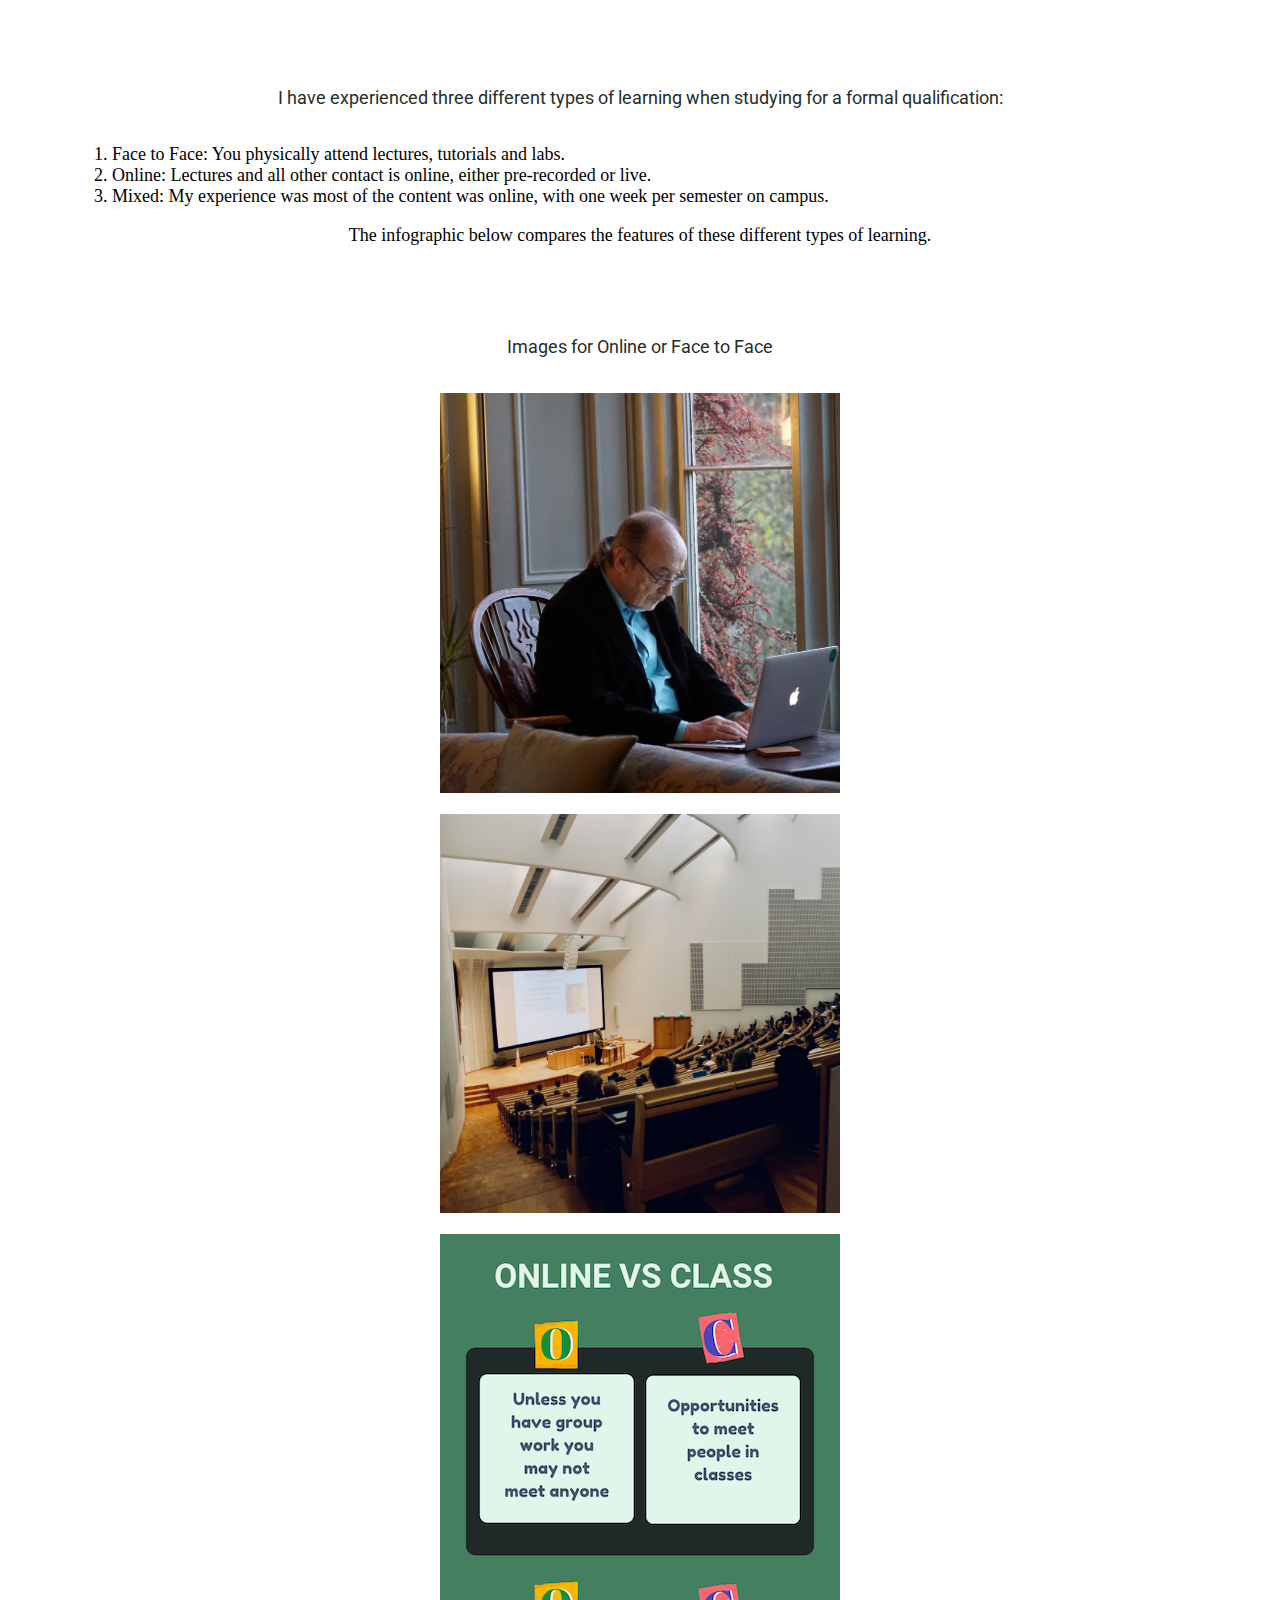
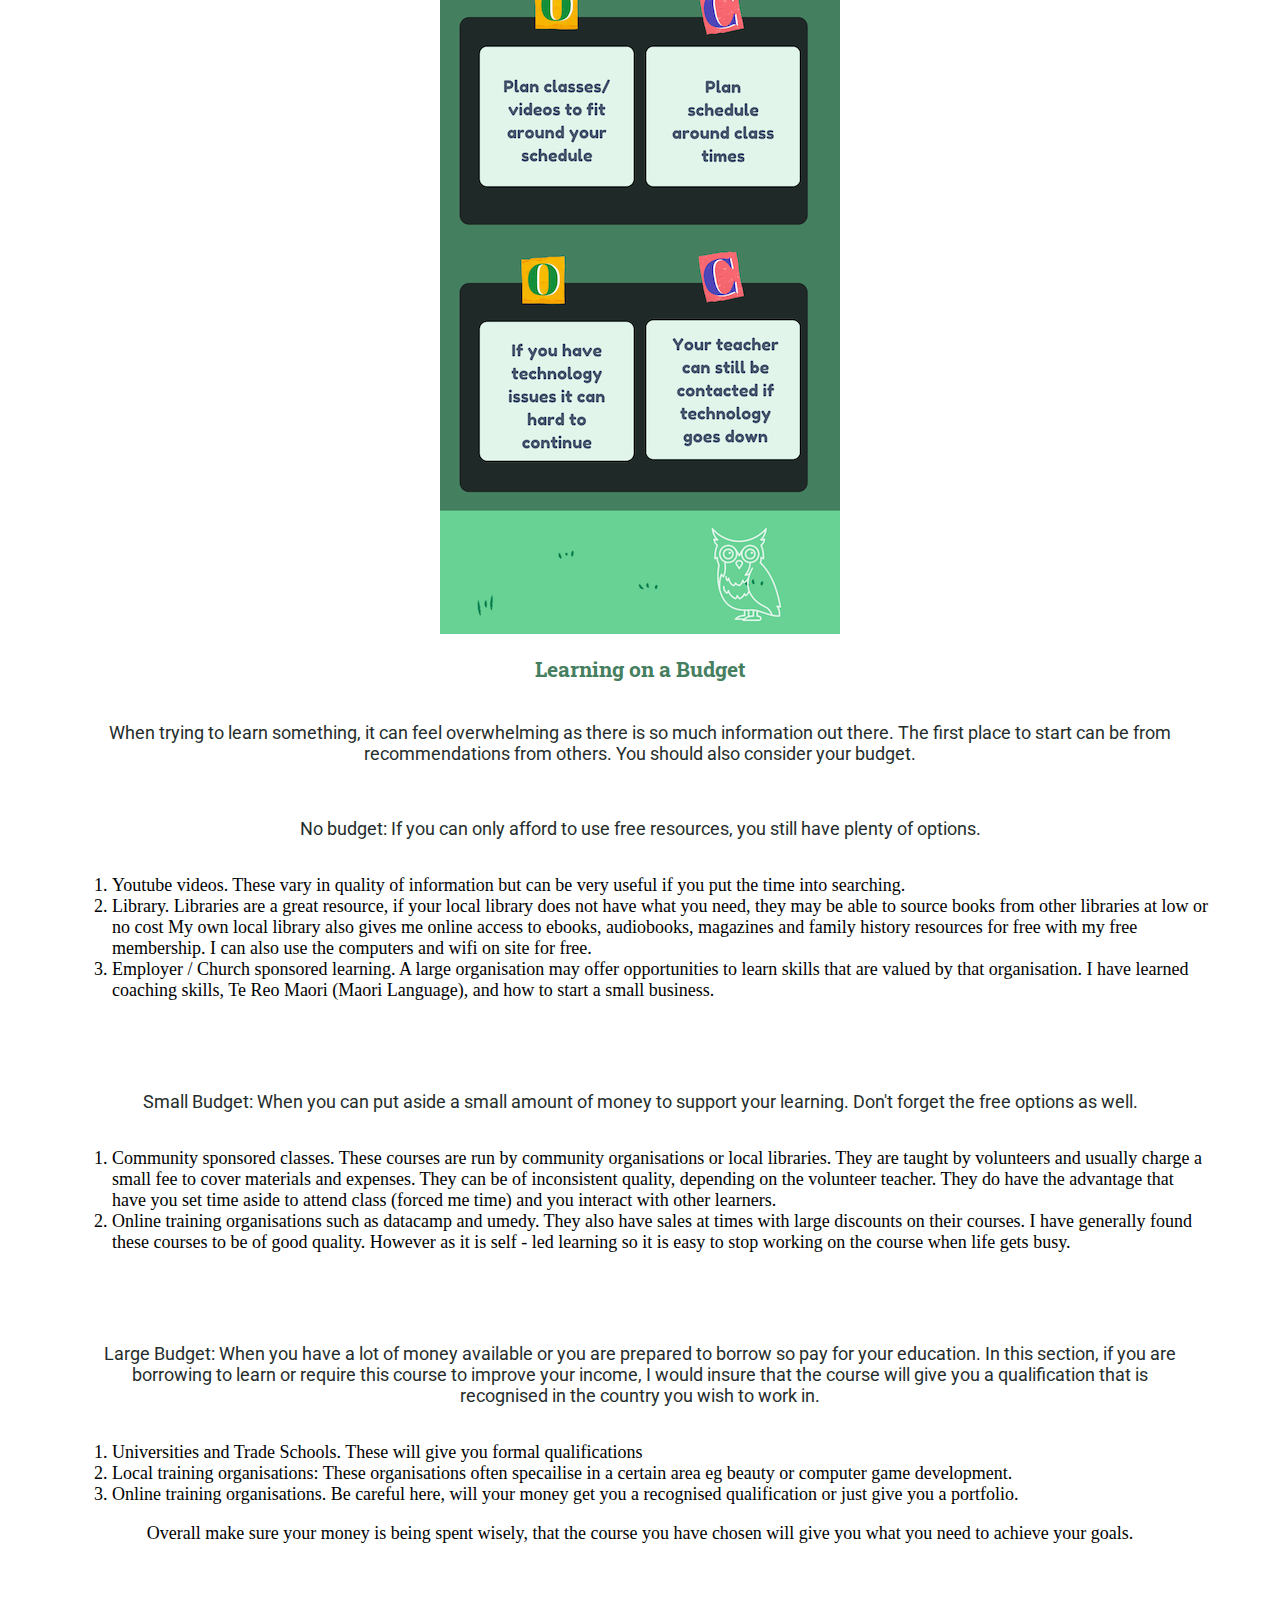
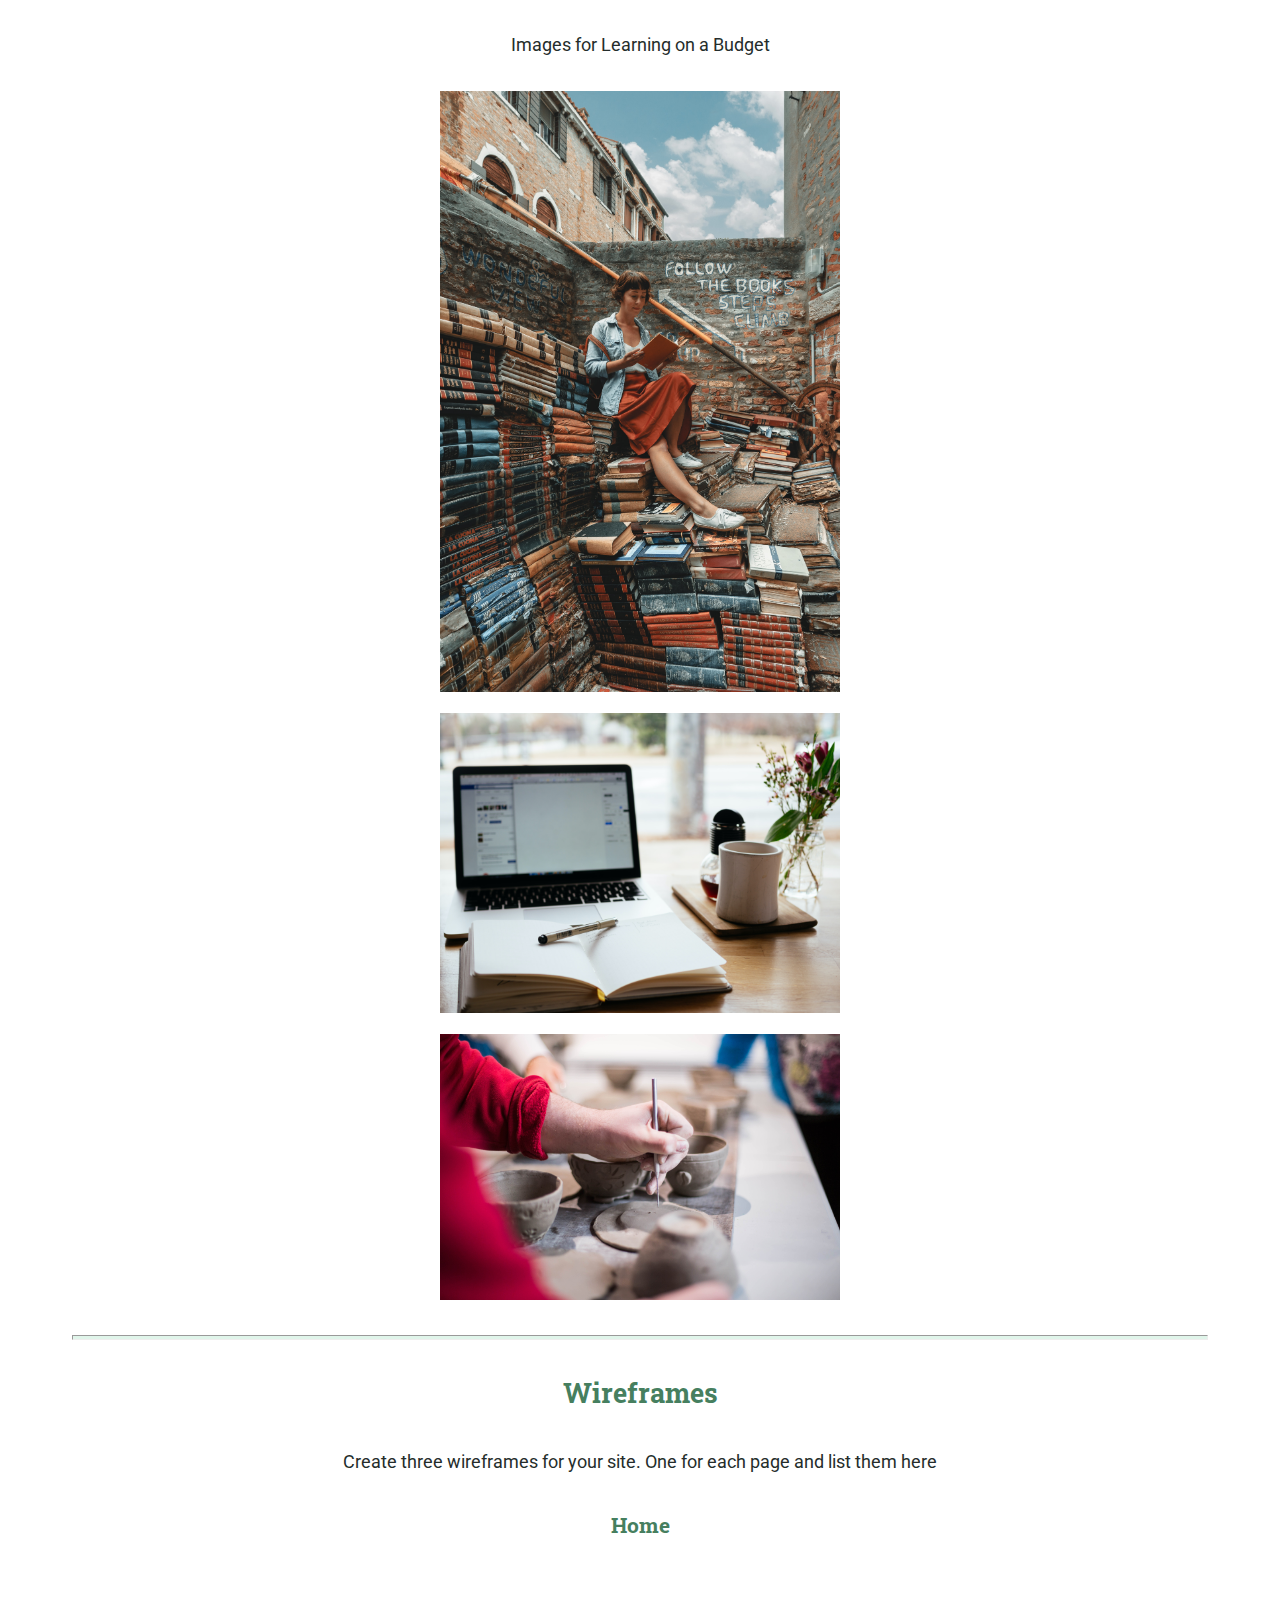
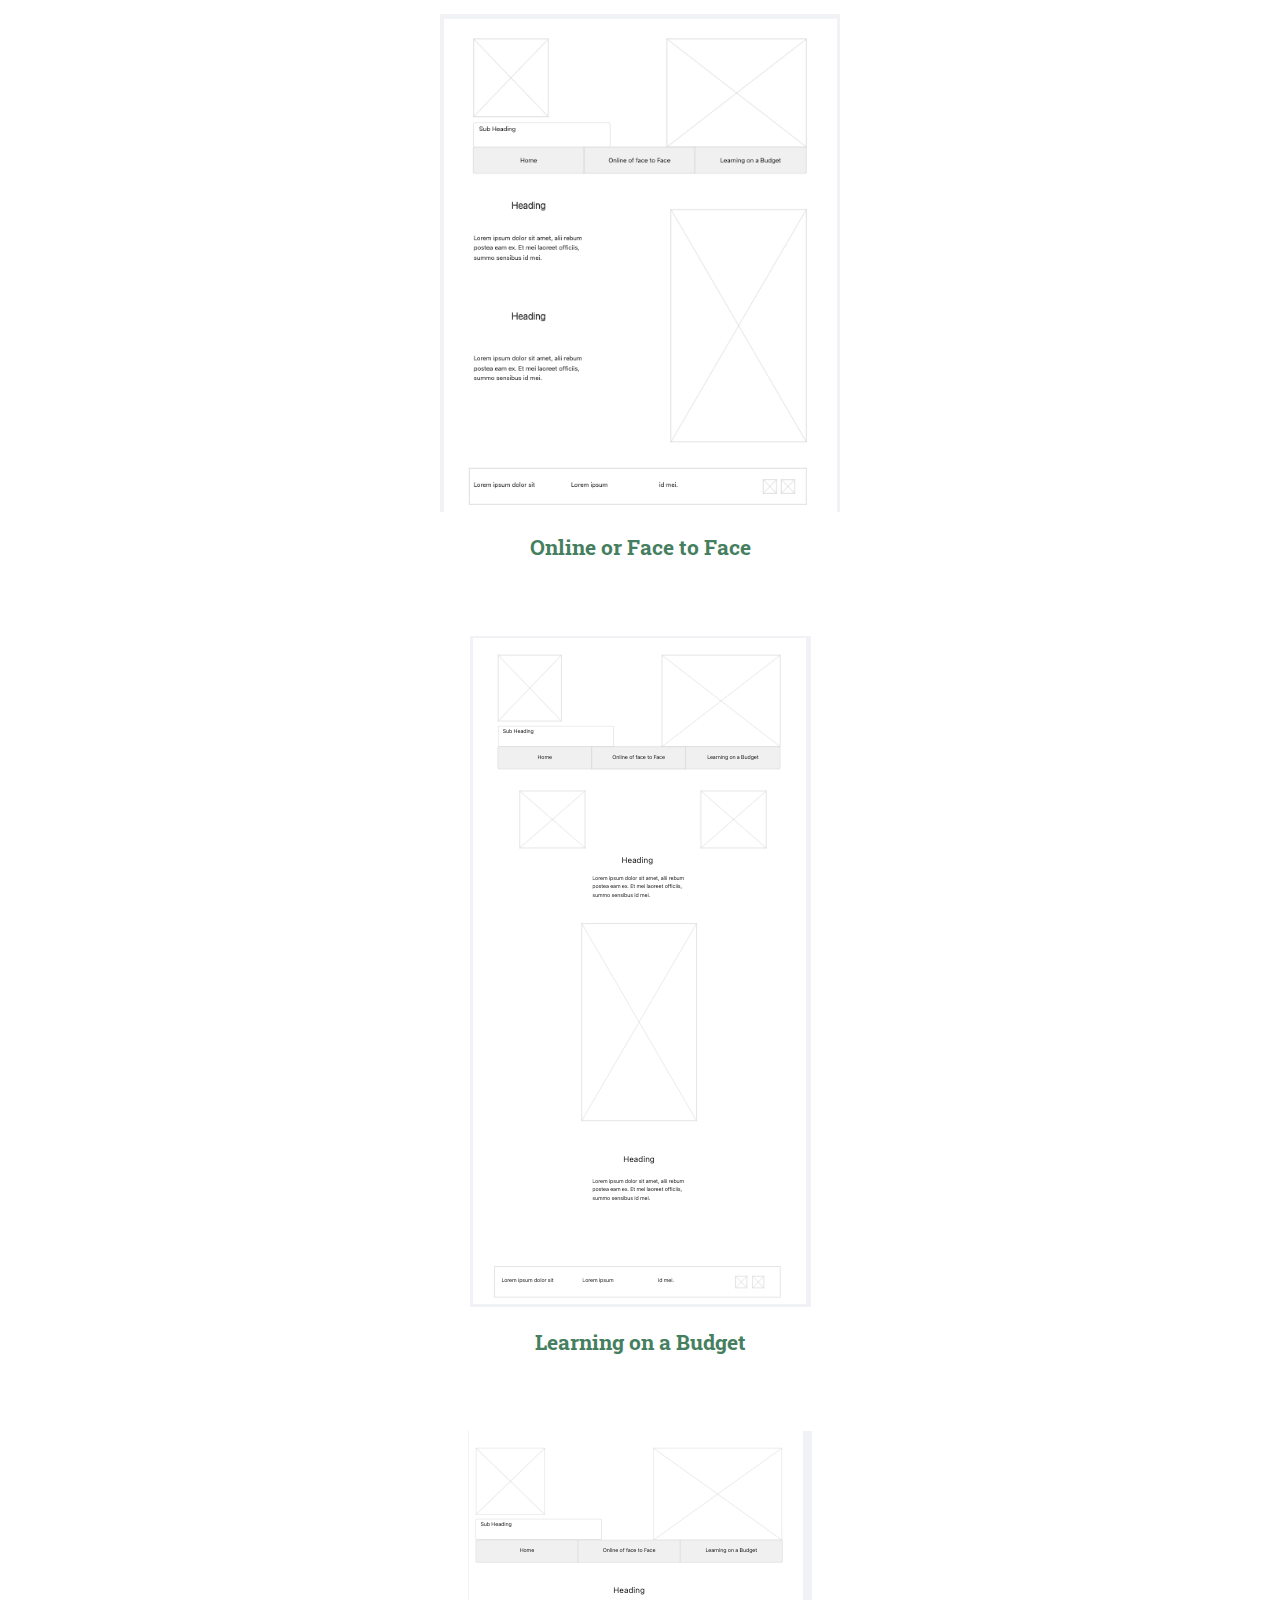
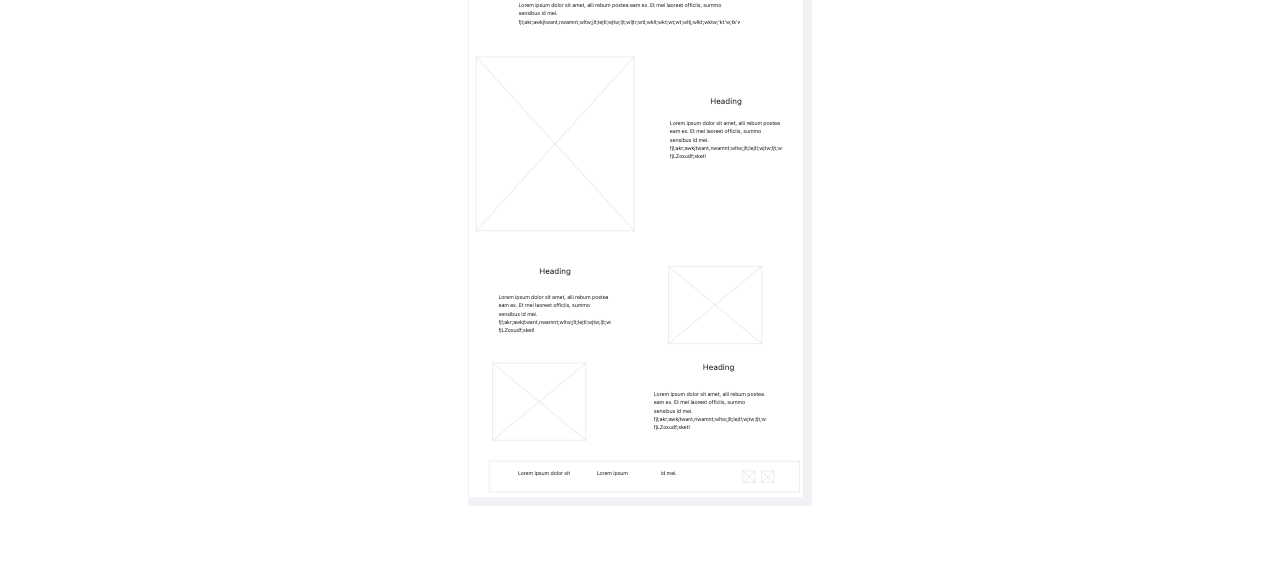
<file: learning_over_50/site-plan.html>
<!DOCTYPE html>
<html lang="en-us">
    
  <head>
    <meta charset="utf-8">
    <title>Site Plan</title>
    <link type="text/css" rel="stylesheet" href="styles/site-plan.css">
  </head>

  <body>
    <header>
      <h1>Learning after 50 Site Plan</h1>
      <h2>Mary-Ann Leslie</h2>
      <h2>WDD 130 - Online</h2>
      <!-- In the header above, add the name or your site, your name and class number. For example if you are in section 3 you would put WDD 130.03 -->
    </header>
    <main>

      <!-- ------------------------Steps 2-3------------------------------ -->
      <hr>
      <h2>Overview</h2>
      <h3>Purpose</h3>
      <p>The purpose of this website is to encourage adults to continue to learn as they age. The website will provide information on the importance of learning. The child pages will contain a personal review of 2 different learning platforms, online courses and in-person classes and books. They will be presented from the perspective of an over 50 adult learning art for the first time.  
      </p>  

      <h3>Audience</h3>
      <p>The intended audience for this website is adults over 50 who are interested in learning and would like some insight into why and how to begin. The audience may also include those who care for older adults wanting to encourage them to become more engaged.</p>  

      <hr>
      <h2>Branding</h2>
      <h3>Website Logo</h3>
      <!-- Replace this with some sort of logo for your site.  A logo can be as simple as the name of your site in a nice font :) -->
      <img src="images/learning-after-50.png" alt="Logo image">
      <hr>
      <h2>
        Style Guide
      </h2>

      <!-- ------------------------Steps 4-8------------------------------ -->

      <h3>
        Color Palette
      </h3>
      <!--  The colors you choose for a website are one of the most important decisions you will make. Follow the instructions on the activity in iLearn then return and replace the color codes below with the hex color codes (the 6 digit numbers that show at the bottom of each color) for the colors you have chosen below.  You should have at least 2 colors but do not have to fill in all 4 if you do not need them.  -->

      <!-- Copy and paste the URL to your finished palette below Make sure to paste it into both spots -->
      Palette URL: <a href="https://coolors.co/242d2b-467f5f-67d193-e0f5ea" target="_blank">https://coolors.co/242d2b-467f5f-67d193-e0f5ea</a>


      <table class="colors">
        <tr><th>Primary</th><th>Secondary</th><th>Accent 1</th><th>Accent 2</th></tr>
        <!-- Replace the numbers in the boxes below with your hex color codes. Then switch to the site-plan.css file and change your colors there as well. -->
        <tr><td class="primary">#67D193 </td><td class="secondary">#467F5F</td><td class="accent1">#E0F5EA</td><td class="accent2">#242D2B</td></tr>
      </table>

      <!-- ------------------------Step 9------------------------------ -->

      <h3>
        Typography
      </h3>
      <!-- Choose a font for your paragraphs (body copy) and headlines. What font(s) have you chosen? Why did you choose what you did?  Make sure to review the list of web safe fonts at W3Schools.org as a starting point.  Think also about which of your colors above you might use for background and font colors. -->

      <h4>
        Heading Font: Roboto Slab <!-- change this -->
      </h4>
      <h4>
        Paragraph Font: Roboto <!-- change this -->
      </h4>
      <h3>
        Normal paragraph example
      </h3>
      <p>
        Lorem ipsum dolor sit amet, consectetur adipiscing elit, sed do eiusmod tempor incididunt ut labore et dolore magna aliqua. Ut enim ad minim veniam, quis nostrud exercitation ullamco laboris nisi ut aliquip ex ea commodo consequat. Duis aute irure dolor in reprehenderit in voluptate velit esse cillum dolore eu fugiat nulla pariatur. Excepteur sint occaecat cupidatat non proident, sunt in culpa qui officia deserunt mollit anim id est laborum.
      </p>
      <h3>
        Colored paragraph example
      </h3>
      <p class="colored">
        Lorem ipsum dolor sit amet, consectetur adipiscing elit, sed do eiusmod tempor incididunt ut labore et dolore magna aliqua. Ut enim ad minim veniam, quis nostrud exercitation ullamco laboris nisi ut aliquip ex ea commodo consequat. 
      </p>

      <!-- ------------------------Step 10------------------------------ -->

      <h3>
        Navigation
      </h3>
      <!-- Think about how you want your navigation bar to look. In the site-plan.css file change the colors to your colors to get the look you desire. --> 
      <nav>
        <a href="index.html">Home</a>
        <a href="learning.html">Online or Face to Face</a>
        <a href="budget.html">Learning on a Budget</a>
      </nav>
      <hr>
      <h2>
        Site Map
      </h2>
      <div class="sitemap">
        <div class="sm-home">
          Home
        </div>
        <div class="sm-page2">
          Online or Face to Face <!-- change this -->
        </div>
        <div class="sm-page3">
          Learning on a Budget  <!-- change this -->
        </div>

        <div class="top">
          &nbsp;
        </div>
        <div class="left">
          &nbsp;
        </div>
        <div class="right">
          &nbsp;
        </div>

      </div>

      <!-- --------Content Section -------------- -->
      <hr>
      <h2>
        Content
      </h2>
      <h3>Home page</h3>
      <p>Types of learning.</p>
      <p> When I speak of learning, I am not limiting myself to certain types of subjects or methods of learning. There are many exciting things in this world, and amazing opportunities available to us. Understanding your own needs and <a href="http://www.educationplanner.org/students/self-assessments/learning-styles.shtml">learning style,</a> 
        will help you to find what you want to learn that is taught in a way that gives you the best opportunity for success. </p> 

      <p>My Experiences</p>
      <p>I have studied formally  - for a recognised qualification, and informally, using a number of methods. My first link considers online vs face to face learning. My second link looks the options available to students learning on a budget.
      </p>
      <p>Images for the Home page</p>
        <img src="images/tree.png" alt="image for homepage">
        <br>
        <img src="images/benefits-of-learning.png" alt="image for homepage">

      </ul>
      <h3>Online or Face to Face</h3>
      <p> Handy Hints:
        <ol>
          <li>In your first semester enrol in a little less classes than you think you can handle, this will help prevent overwhelm when life does not go as expected.</li>
          <li>Plan more of your study time for earlier in the week/ month again to help if the unexpected happens</li>
          <li>Set your study time and ensure those around you understand that you should not be disturbed.</li>
        </ol>
      </p>
      <p>
        I have experienced three different types of learning when studying for a formal qualification:
        <ol>
          <li>Face to Face: You physically attend lectures, tutorials and labs.</li>
          <li>Online: Lectures and all other contact is online, either pre-recorded or live.</li>
          <li>Mixed: My experience was most of the content was online, with one week per semester on campus.</li>
        </ol>
          The infographic below compares the features of these different types of learning.
        
      </p>
      <p>Images for Online or Face to Face</p>
      <img src="images/beth-macdonald-V2edkaIdMP4-unsplash.jpeg" alt="Photo by Beth Macdonald on Unsplash">
      <br>
      <img src="images/dom-fou-YRMWVcdyhmI-unsplash.jpeg" alt="Photo by Dom Fu on Unsplash">
      <br>
      <img src="images/online-class.png" alt="infographic">
        

      </ul>
      <h3>Learning on a Budget</h3>
      <p>
        When trying to learn something, it can feel overwhelming as there is so much information out there. The first place to start can be from recommendations from others. You should also consider your budget.
      </p>
      <p>No budget: If you can only afford to use free resources, you still have plenty of      options.
        <ol><li>Youtube videos. These vary in quality of information but can be very useful if you put the time into searching.</li>
          <li>Library. Libraries are a great resource, if your local library does not have what you need, they may be able to source books from other libraries at low or no cost My own local library also gives me online access to ebooks, audiobooks, magazines and family history resources for free with my free membership. I can also use the computers and wifi on site for free.</li>
  
          <li>Employer / Church sponsored learning. A large organisation  may offer opportunities to learn skills that are valued by that organisation. I have learned coaching skills, Te Reo Maori (Maori Language), and how to start a small business.</li>
        </ol>
        
      </p>
      <p>Small Budget: When you can put aside a small amount of money to support your learning.
        Don't forget the free options as well.
        <ol>
          <li>Community sponsored classes. These courses are run by community organisations or local libraries. They are taught by volunteers and usually charge a small fee to cover materials and expenses. They can be of inconsistent quality, depending on the volunteer teacher. They do have the advantage that have you set time aside to attend class (forced me time) and you interact with other learners.</li>
          <li>Online training organisations such as datacamp and umedy. They also have sales at times with large discounts on their courses. I have generally found these courses to be of good quality. However as it is self - led learning so it is easy to stop working on the course when life gets busy.</li>
        </ol>
      </p>  
      <p> 
        Large Budget: When you have a lot of money available or you are prepared to borrow so pay for your education. In this section, if you are borrowing to learn or require this course to improve your income, I would insure that the course will give you a qualification that is recognised in the country you wish to work in.
        <ol>
          <li>Universities and Trade Schools. These will give you formal qualifications</li>
          <li>Local training organisations: These organisations often specailise in a certain area eg beauty or computer game development.</li>
          <Li>Online training organisations. Be careful here, will your money get you a recognised qualification or just give you a portfolio. </Li>
        </ol>
        

        Overall make sure your money is being spent wisely, that the course you have chosen will give you what you need to achieve your goals.

      </p>
      <p>Images for Learning on a Budget</p>
        <img src="images/clay-banks-TRGRf4LvMdQ-unsplash.jpeg" alt="Photo by Clay Banks on Unsplash">
        <br>
        <img src="images/nick-morrison-FHnnjk1Yj7Y-unsplash.jpeg" alt="Photo by Nick Morrison on Unsplash">
        <br>
        <img src="images/andy-kelly-P21tYLUo_PI-unsplash.jpeg" alt="Photo by Andy Kelly on Unsplash">

      </ul>
      <hr>
      <h2>
        Wireframes
      </h2>
      <p>
        Create three wireframes for your site. One for each page and list them here</p>

      <h3>Home</h3>
      <p>         
       
      </p>
      <img src="images/wireframe-home.png" alt="home page wireframe">

      <h3>Online or Face to Face</h3>
      <p>         
       
      </p>
      <img src="images/wireframe-learn.png" alt="Online or Face to Face wireframe">

      <h3>Learning on a Budget</h3>
      <p>         
       
      </p>
      <img src="images/wireframe-budget.png" alt="Learning on a Budget wireframe">
    </main>
  </body>

</html>
</file>
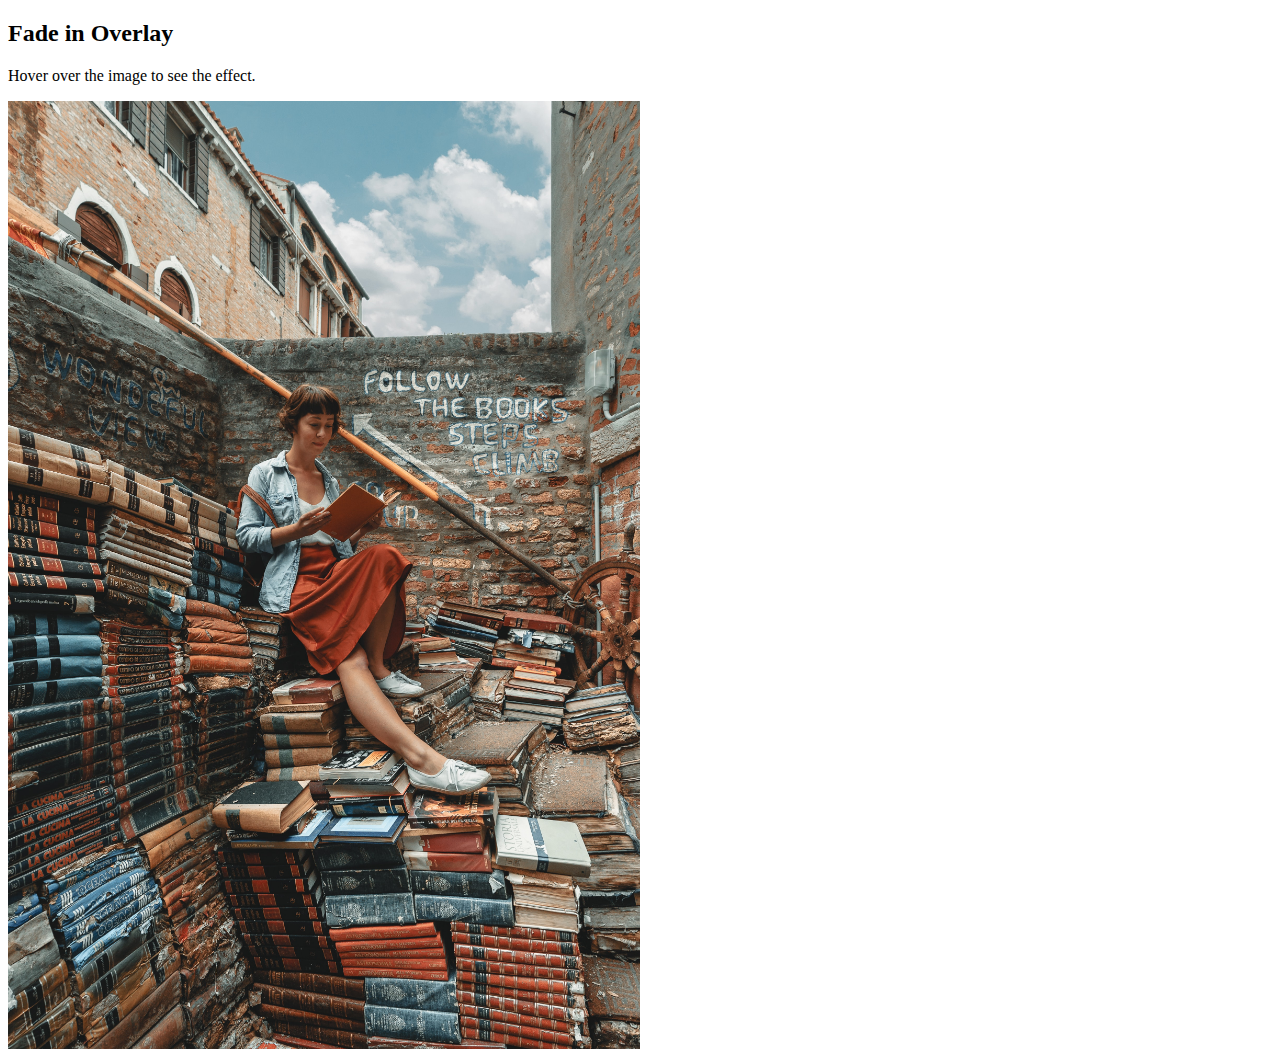
<file: practice/componant.html>
<!DOCTYPE html>
<html lang="en-us">
    
  <head>
    <meta name="viewport" content="width=device-width, initial-scale=1">
    <title>Home</title>
    <link type="text/css" rel="stylesheet" href="styles/c-styles.css">
  </head>
  <body>
    <h2>Fade in Overlay</h2>
    <p>Hover over the image to see the effect.</p>
    <div class="container">
      <img src="images/clay-banks-TRGRf4LvMdQ-unsplash.jpeg" alt="books" class="image">
      <div class="overlay">
          <div class="text">So Many Books, So Little Time</div>
      </div>
    </div>

  </body>

</html>
</file>
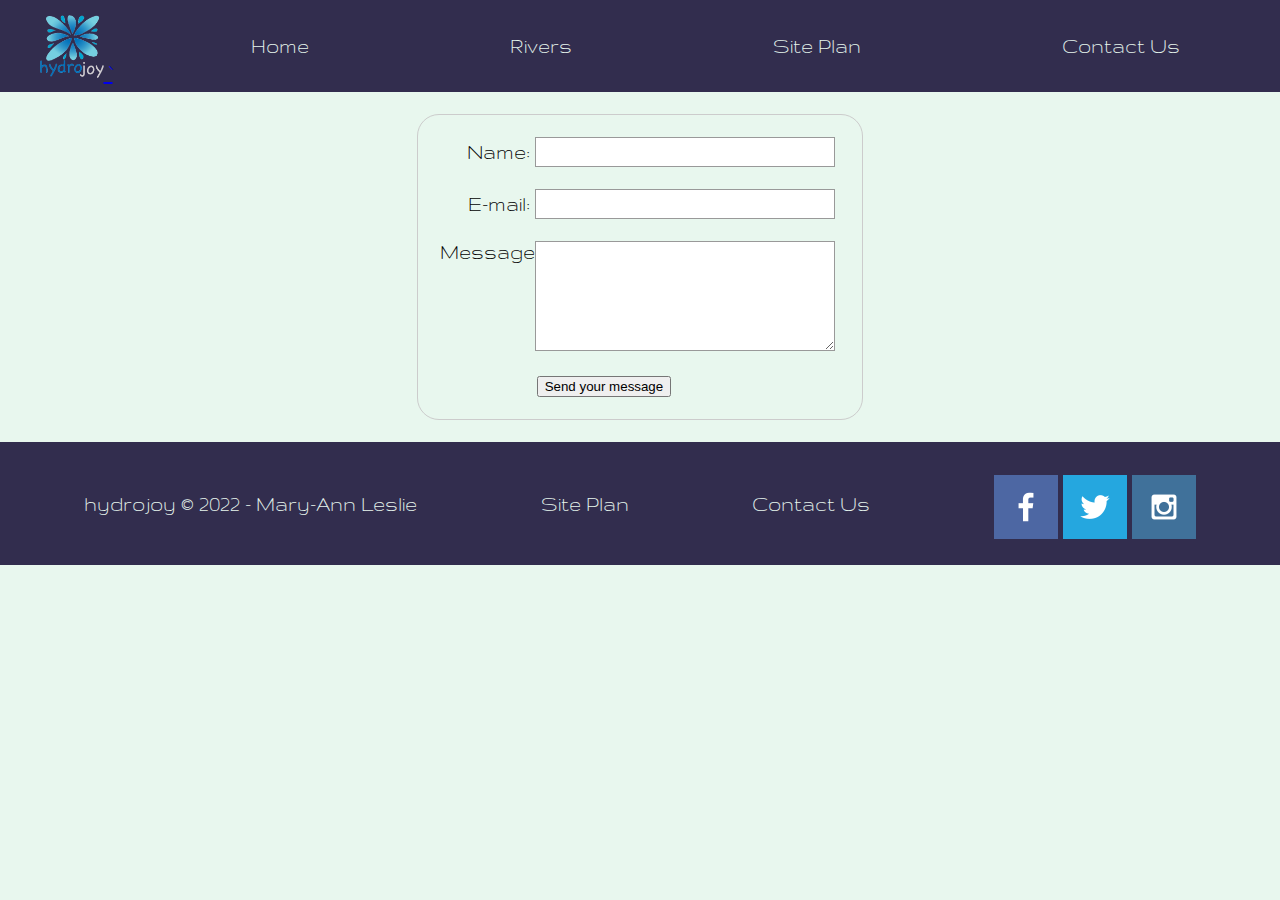
<file: wwr/contactus.html>
<!DOCTYPE html>
<html lang="en">
<head>
    <meta charset="UTF-8">
    <meta http-equiv="X-UA-Compatible" content="IE=edge">
    <meta name="viewport" content="width=device-width, initial-scale=1.0">
    <link rel="stylesheet" href="styles/style.css">
    <title>Whitewater Rafting Vacations | Hydro Joy | Contact Us</title>
</head>
<body>
    <div id="content">
        <header>
            <a id="logo_link" href="index.html">
                <img class="logo" src="images/hjoy-logo.png" alt="hydrojoy logo">   `
            </a>
            <nav>
                <a href="index.html">Home</a>
                <a href="rivers.html">Rivers</a>
                <a href="site-plan-rafting.html">Site Plan</a>
                <a href="contactus.html">Contact Us</a>
            </nav>
        </header>
        <main>
            <div id="feedback"></div>
            <form action="/my-handling-form-page" method="post">
                <ul>
                    <li>
                      <label for="name">Name:</label>
                      <input type="text" id="name" name="user_name" />
                    </li>
                    <li>
                      <label for="mail">E-mail:</label>
                      <input type="email" id="mail" name="user_email" />
                    </li>
                    <li>
                      <label for="msg">Message:</label>
                      <textarea id="msg" name="user_message"></textarea>
                    </li>
                    <li class="button">
                        <button type="submit">Send your message</button>
                    </li>
                  </ul>
            </form>
        </main>
        <footer>
            <p>hydrojoy &copy; 2022 - Mary-Ann Leslie</p>
            <p><a href="site-plan-rafting.html">Site Plan</a></p>
            <p><a href="contactus.html">Contact Us</a></p>
            <div class="social">
                <a href="https://facebook.com" target="_blank" >
                    <img src="images/facebook.png" alt="fb icon">
                </a>
                <a href="https://twitter.com" target="_blank">
                    <img src="images/twitter.png" alt="twitter icon">
                </a>
                <a href="https://instagram.com" target="_blank">
                    <img src="images/instagram.png" alt="instagram icon">
                </a>
            </div>
        </footer>
    </div>
    <script>
        // get the feedback div element so we can do something with it.
        const feedbackElement = document.getElementById('feedback');
        // get the form so we can read what was entered in it.
        const formElement = document.forms[0];
        // add a 'listener' to wait for a submission of our form. When that happens run the code below.
        formElement.addEventListener('submit', function(e) {
            // stop the form from doing the default action.
            e.preventDefault();
            // set the contents of our feedback element to a message letting the user know the form was submitted successfully. Notice that we pull the name that was entered in the form to personalize the message!
            feedbackElement.innerHTML = 'Hello '+ formElement.user_name.value +'! Thank you for your message. We will get back with you as soon as possible!';
            // make the feedback element visible.
            feedbackElement.style.display = "block";
            // add a class to move everything down so our message doesn't cover it.
            document.body.classList.toggle('moveDown');
        });
    </script>
</body>
</html>
</file>
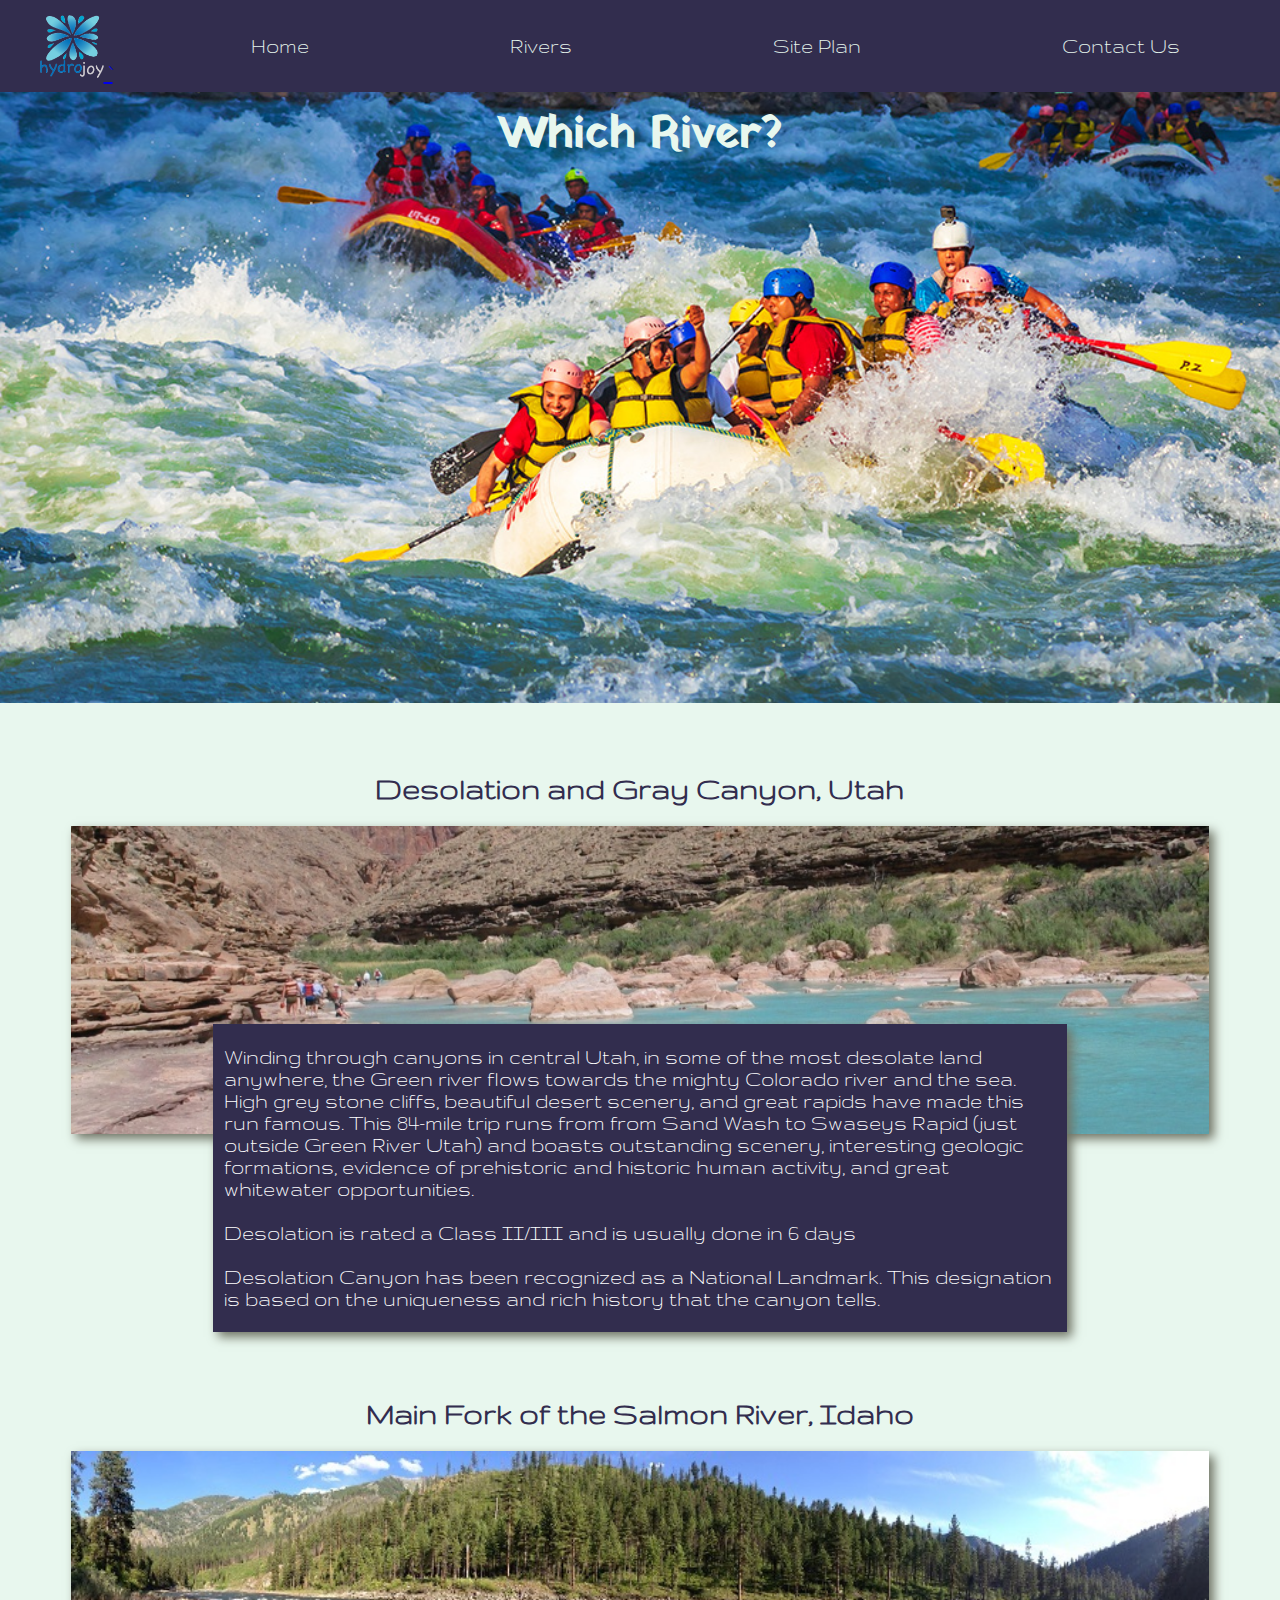
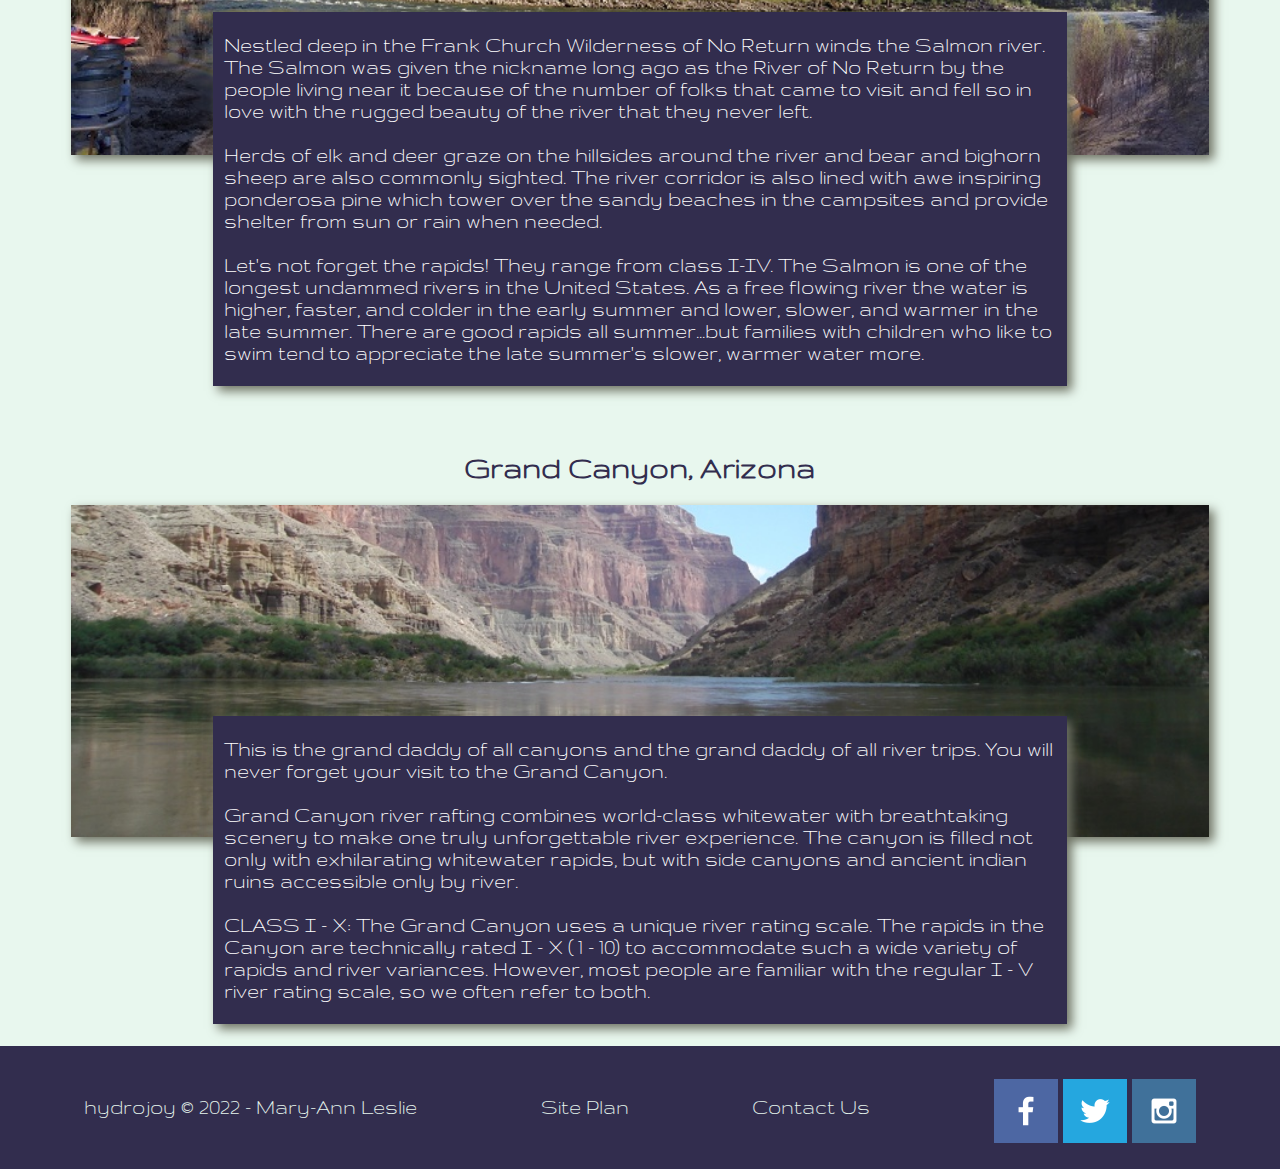
<file: wwr/rivers.html>
<!DOCTYPE html>
<html lang="en">
<head>
    <meta charset="UTF-8">
    <meta http-equiv="X-UA-Compatible" content="IE=edge">
    <meta name="viewport" content="width=device-width, initial-scale=1.0">
    <link rel="stylesheet" href="styles/style.css">
    <title>Whitewater Rafting Vacations | Hydro Joy | Rivers</title>
</head>
<body>
    <div id="content">
        <header>
            <a id="logo_link" href="index.html">
                <img class="logo" src="images/hjoy-logo.png" alt="hydrojoy logo">   `
            </a>
            <nav>
                <a href="index.html">Home</a>
                <a href="rivers.html">Rivers</a>
                <a href="site-plan-rafting.html">Site Plan</a>
                <a href="contactus.html">Contact Us</a>
            </nav>
        </header>
        <div id="rivers-hero">
            <div id="rivers-hero-box">
                <img id="rivers-hero-img" src="images/river-hero.jpeg" alt="white water rafting">
            </div>
            <section id="rivers-hero-msg">
                <h1 class="home-title">Which River?</h1>
            </section>
        </div>
        <main class="rivers-grid">
            <div class="d-title"><h2>Desolation and Gray Canyon, Utah</h2></div>
            <img class="desolation" src="images/desolation.jpeg" alt="Desolation and Gray Canyon, Utah">            
            <div class="d-river-msg">
                <p>Winding through canyons in central Utah, in some of the most desolate land anywhere, the Green river flows towards the mighty Colorado river and the sea. High grey stone cliffs, beautiful desert scenery, and great rapids have made this run famous. This 84-mile trip runs from from Sand Wash to Swaseys Rapid (just outside Green River Utah) and boasts outstanding scenery, interesting geologic formations, evidence of prehistoric and historic human activity, and great whitewater opportunities.</p>
                <p>Desolation is rated a Class II/III and is usually done in 6 days</p>
                <p>Desolation Canyon has been recognized as a National Landmark.  This designation is based on the uniqueness and rich history that the canyon tells. </p>
            </div>
            <div class="f-title"><h2>Main Fork of the Salmon River, Idaho</h2></div>
            <img class="fork" src="images/main-fork.jpeg" alt="Main Fork river">
            <div class="f-river-msg">
                <p>Nestled deep in the Frank Church Wilderness of No Return winds the Salmon river. The Salmon was given the nickname long ago as the River of No Return by the people living near it because of the number of folks that came to visit and fell so in love with the rugged beauty of the river that they never left. </p>
                <p>Herds of elk and deer graze on the hillsides around the river and bear and bighorn sheep are also commonly sighted. The river corridor is also lined with awe inspiring ponderosa pine which tower over the sandy beaches in the campsites and provide shelter from sun or rain when needed.
                </p>
                <p>Let's not forget the rapids! They range from class I-IV. The Salmon is one of the longest undammed rivers in the United States. As a free flowing river the water is higher, faster, and colder in the early summer and lower, slower, and warmer in the late summer. There are good rapids all summer...but families with children who like to swim tend to appreciate the late summer's slower, warmer water more.</p>
            </div>
            <div class="g-title"><h2>Grand Canyon, Arizona</h2></div>
            <img class="grand" src="images/grand.jpeg" alt="Grand Canyon, Arizona">
            <div class="g-river-msg">
                <p>This is the grand daddy of all canyons and the grand daddy of all river trips. You will never forget your visit to the Grand Canyon.</p>
                <p>Grand Canyon river rafting combines world-class whitewater with breathtaking scenery to make one truly unforgettable river experience. The canyon is filled not only with exhilarating whitewater rapids, but with side canyons and ancient indian ruins accessible only by river.</p>
                <p>CLASS I - X: The Grand Canyon uses a unique river rating scale. The rapids in the Canyon are technically rated I - X ( 1 - 10) to accommodate such a wide variety of rapids and river variances. However, most people are familiar with the regular I - V river rating scale, so we often refer to both.</p>
            </div>    
        </main>
        <footer>
            <p>hydrojoy &copy; 2022 - Mary-Ann Leslie</p>
            <p><a href="site-plan-rafting.html">Site Plan</a></p>
            <p><a href="contactus.html">Contact Us</a></p>
            <div class="social">
                <a href="https://facebook.com" target="_blank" >
                    <img src="images/facebook.png" alt="fb icon">
                </a>
                <a href="https://twitter.com" target="_blank">
                    <img src="images/twitter.png" alt="twitter icon">
                </a>
                <a href="https://instagram.com" target="_blank">
                    <img src="images/instagram.png" alt="instagram icon">
                </a>
            </div>
        </footer>
    </div>
</body>
</html>
</file>
<file: learning_over_50/styles/style.css>
@import url('https://fonts.googleapis.com/css2?family=Roboto&family=Roboto+Slab:wght@500&display=swap');
:root {
  
    --heading-font: "Roboto Slab", Garamond, serif;
    --paragraph-font: Roboto, Helvetica, sans-serif;
  
    --headline-color-on-white: #467F5F;  /* headlines on a white background */ 
    --headline-color-on-color: #242D2B; /* headlines on a colored background */ 
    --paragraph-color-on-white: #242D2B; /* paragraph text on a white background */ 
    --paragraph-color-on-color: #242D2B; /* paragraph text on a colored background */ 
    --paragraph-background-color: #E0F5EA  ;
    --nav-link-color: #242D2B;
    --nav-background-color: #67D193;
    --nav-hover-link-color: #467F5F;
    --nav-hover-background-color: #E0F5EA;
  }
body {
    margin: 0 auto;
    font-size: 18px;
    text-align: center;
    font-family: var(--paragraph-font);
    color: var(--paragraph-color-on-white);
} 
h1, h2, h3, h4, h5, h6 {
    font-family: var(--heading-font);
    color: var(--headline-color-on-color);
  }
ol {
    text-align: left;
    color: var(--paragraph-color-on-white);
}
header { 
    background-color: #f0faf5;  
    margin-bottom: 150px;
}
.logo1 {
    float: left;
}
.logo2 {
    width: 50%;
    max-height: 500px;
}
header h2 {
    text-align: left;
    padding-bottom: 2em;
    padding-left: 2em;
}

header nav {
    grid-column: 1/3;
    grid-row: 5/6;
    background-color: var(--nav-background-color);
    padding: 1.5em;
    font-size: 1.5em;
}
a {
    text-decoration: none; 
    padding-right: 2em;
    color: var(--nav-link-color);  
}
a:hover {
    color: var(--nav-hover-link-color);
}
.main-grid {
    display: grid;
    grid-template-columns: 1fr .5fr 1fr;
    grid-template-rows: repeat(4, 1fr);
    margin: 2em 4em;
    justify-self: center;
}
.main-grid p {
    color: var(--paragraph-color-on-color);
    padding: 1em;
}
.main-grid h2 {
    color: var(--headline-color-on-white);
    padding: 1em;
}
#info1 {
    grid-column: 1/2;
    grid-row: 1/2;
}
#info1 a {
    text-decoration: underline;
}
#img1 {
    grid-column: 3/4;
    grid-row: 1/5;
}
#info2 {
    grid-column: 1/2;
    grid-row: 3/4;
}
footer {
    background-color: var(--nav-background-color);
    padding: 1em;
}
footer a {
    padding-left: 1em;
}
.social {
    height: 1em;
}
footer p img {
    height: 1.5em;
}

/* online vs face to face page */
#img2 {
    display: grid;
    grid-template-columns: 1fr 1fr ;
    grid-column-gap: 5em;
}
#img2 img {
  
  /*margin: 0 auto;*/
  max-width: 500px;
}
#img2a {
    grid-column: 1/2;
    justify-self: right;
}
#img2b {
    grid-column: 2/3;
    justify-self: center;
}
#info3, #info4{
    margin: 5em 10em;
}
#info3 h2, #info4 h2 {
    color: var(--headline-color-on-white);
}
#info3 p {
    color: var(--paragraph-color-on-white);
    text-align: left;
    padding-left: 5em;
} 
#info3 ol {
    padding-left: 5em;
}
#info4 ol{
    color: var(--paragraph-color-on-white);
    text-align: left;
}

/* learning on a budget */

#budget-grid {
    display:grid;
    grid-template-columns: 1fr 0.5fr 1fr;
    grid-template-rows: 1fr 1fr 1fr 1fr;
    margin-top: -8em;
}
#info5 {
    color: var(--paragraph-color-on-white);
    text-align: center;
    grid-column: 1/4;
    grid-row: 1/2;
    padding-left: 8em;
    padding-right: 8em;
    justify-self: center;
    align-self: center;
}
#info6 {
    color: var(--paragraph-color-on-white);
    text-align: center;
    grid-column: 3/4;
    grid-row: 2/3;
    align-self: start;
    justify-self: start;
    padding-right: 3em;
    padding-bottom: 5em;
}
#info7 {
    color: var(--paragraph-color-on-white);
    text-align: center;
    grid-column: 1/2;
    grid-row: 3/4;
    justify-self: start;
    padding-left: 3em;
    padding-top: 5em;
    padding-bottom: 5em;
}
#info8 {
    color: var(--paragraph-color-on-white);
    text-align: center;
    grid-column: 3/4;
    grid-row: 4/5;
    justify-self: start;
    padding-right: 3em;
    padding-bottom: 5em;
}

#img4 img {
    max-width: 400px; 
}
#img4 {
    grid-column: 1/2; 
    grid-row: 2/3;
    justify-self: center;
}
#img5 img {
    max-width: 400px;
}
#img5 {
    grid-column: 3/4;
    grid-row: 3/4;
    justify-self: center;
}
#img6 img {
     max-width: 400px; 
}
#img6 {
    grid-column: 1/2; 
    grid-row: 4/5; 
    justify-self: center;
}
</file>
<file: wwr/styles/style.css>
@import url('https://fonts.googleapis.com/css2?family=Gruppo&family=Yatra+One&display=swap');

body {
    background-color: #E8F7EE;
    font-family: Gruppo, Helvetica, sans-serif;
    font-size: 22px;
    margin: 0;
    padding: 0;
}
header {
    display: grid;
    grid-template-columns: 150px auto;
    background-color: #322D4E;
}

#content {
    max-width: 1600px;
    margin: 0 auto;
}
nav {
    display: flex;
    justify-content: space-around;
}
nav a {
    text-align: center;
    color: #E8F7EE;
    text-decoration: none;
    padding: 35px;
}
nav a:hover{
    background-color: #9E90A2;
    color: #74CEDF;
}
#logo_link {
    padding-top: 5px;
    justify-self: center;
    align-self: center;
}
.logo {
    width: 3em;
}
#hero {
    display: grid;
    grid-template-columns: 1fr 3fr 1fr;
    margin-top: -100px; 
}
#hero-box {
    grid-column: 1/4;
    grid-row: 1/3;
    z-index: -1;
}
#hero-msg {
    grid-column: 2/3;
    grid-row: 1/2;
    margin-top: 100px;
}
#hero-msg h1, #hero-msg h4 {
    text-align: center;
    color: #74CEDF;
}
#hero-img {
    width: 100%;
}
.button-box {
    text-align: center;
}
main section {
    text-align: center;
}
main section img {
    box-sizing: border-box;
}
.home-grid{
    display: grid;
    grid-template-columns: repeat(10, 1fr);
}
#background {
    height: 725px;
    background-color: #74CDEF;
    color: #E8F7EE;
    grid-column: 1/11;
    grid-row: 4/9;
}
.book, .join {
    background-color: #322D4E;
    color: #E8F7EE;
    text-decoration: none;
    font-size: 18px;
    padding: 15px 30px;
    margin-top: 50px;
    border-radius: 5px;
}
.book:hover, .join:hover {
    background-color: #9E90A2;
    color: #74CEDF;
}
.msg {
    background-color: #537E97;
    color: #E8F7EE;
    line-height: 1.5em;
    padding: 35px;
    margin-top: 200px;
    grid-column: 6/10;
    grid-row: 6/7;
    box-shadow: 5px 5px 10px #6f7364;
}
.msg h2 {
    color: #E8F7EE;
    font-family: "Yatra One", Garamond, serif;
}
.msg p {
    color: #E8F7EE;
    font-size: .8em;
    padding-bottom: 15px;
}
.mountains{
    margin-top: 100px;
    grid-column: 2/7;
    grid-row: 5/8;
    box-shadow: 5px 5px 10px #6f7364;
}
.card-img {
    border: 10px solid #d9c2a3;
    transition: transform .5s;
    box-shadow: 5px 5px 10px #6f7364;
}
.card-img:hover {
    opacity: .6;
    transform: scale(1.1);
}
.card-img, .mountains {
    width: 100%;
}
.rivers-card {
    grid-column: 2/4;
    grid-row: 2/3;
}
.camping-card {
    grid-column: 5/7;
    grid-row: 2/3;
}
.rapids-card {
    grid-column: 8/10;
    grid-row: 2/3;
}
.rivers-card, .camping-card, .rapids-card {
    margin: 200px 0;
}
.card-img {
    border: 10px solid #74CDEF;
}
.home-title {
    color: #322D4E;
    font-family: "Yatra One", Garamond, serif;
    font-size: 2em;
    margin-top: 10px;
}
h4 {
    color: #74CDEF;
}
h2 {
    margin: 0;
}

.icon {
    width: 80px;
    padding-top: 10px;
}
footer {
    background-color: #322D4E;
    color: #E8F7EE;
    padding: 1em 1em;
    margin-top: 1em;
    display: flex;
    justify-content: space-around;
    align-items: center;
}
footer a {
    color: #E8F7EE;
    text-decoration: none;
}
footer a:hover {
    color: #E8F7EE;
}
footer p {
    font-size: 1em;
}
footer p a:hover {
    text-decoration: underline;
}  
footer .social img {
    padding-top: .5em;
}
/* Rivers page CSS */
#rivers-hero {
    display: grid;
    grid-template-columns: 1fr 3fr 1fr;
    margin-top: -50px; 
}
#rivers-hero-box {
    grid-column: 1/4;
    grid-row: 1/3;
    z-index: -1;
}
#rivers-hero-msg {
    grid-column: 2/3;
    grid-row: 1/3;
    margin-top: 50px;
}
#rivers-hero-msg h1 {
    text-align: center;
    color: #E8F7EE;
}
#rivers-hero-img {
    width: 100%;
}
.rivers-grid{
    display: grid;
    grid-template-columns: .5fr 1fr 6fr 1fr .5fr;
}
.rivers-grid p {
    font-size: 1em;
    color: white;
}
.d-title {
    grid-column: 3/4;
    grid-row: 1/2; 
    margin-top: 3em; 
    margin-bottom: 1em;   
}
.d-title h2 {
    text-align: center;
    color: #322D4E;
}
.desolation {
    grid-column: 2/5;
    grid-row: 2/6;
    box-shadow: 5px 5px 10px #6f7364;
    width: 100%;
}
.d-river-msg {
    margin-top: 4em;
    grid-column: 3/4;
    grid-row: 5/7;
    background-color:#322D4E ;
    padding-left: .5em;
    padding-right: .5em;
    box-shadow: 5px 5px 10px #6f7364;
}
.f-title {
    grid-column: 3/4;
    grid-row: 8/9; 
    margin-top: 3em; 
    margin-bottom: 1em;    
}
.f-title h2 {
    text-align: center;
    color: #322D4E;
}
.fork{
    grid-column: 2/5;
    grid-row: 9/13;
    box-shadow: 5px 5px 10px #6f7364;
    width: 100%;
}
.f-river-msg {
    margin-top: 4em;
    grid-column: 3/4;
    grid-row: 12/14;
    background-color:#322D4E ;
    padding-left: .5em;
    padding-right: .5em;
    box-shadow: 5px 5px 10px #6f7364;
}
.g-title {
    grid-column: 3/4;
    grid-row: 15/16; 
    margin-top: 3em; 
    margin-bottom: 1em;    
}
.g-title h2 {
    text-align: center;
    color: #322D4E;
}
.grand {
    grid-column: 2/5;
    grid-row: 16/20;
    box-shadow: 5px 5px 10px #6f7364;
    width: 100%;
}
.g-river-msg {
    margin-top: 3em;
    grid-column: 3/4;
    grid-row: 19/21;
    background-color:#322D4E ;
    padding-left: .5em;
    padding-right: .5em;
    box-shadow: 5px 5px 10px #6f7364;
}

/*Contact us CSS */
form {
    /* Center the form on the page */
    margin: 1em auto;
    width: 400px;
    /* Form outline */
    padding: 1em;
    border: 1px solid #ccc;
    border-radius: 1em;
}

form ul {
list-style: none;
padding: 0;
margin: 0;
}

form li + li {
margin-top: 1em;
}
label {
/* Uniform size & alignment */
display: inline-block;
width: 90px;
text-align: right;
}
input,
textarea {
/* To make sure that all text fields have the same font settings
    By default, textareas have a monospace font */
font: 1em sans-serif;

/* Uniform text field size */
width: 300px;
box-sizing: border-box;

/* Match form field borders */
border: 1px solid #999;
}

input:focus,
textarea:focus {
/* Additional highlight for focused elements */
border-color: #000;
}
  
textarea {
/* Align multiline text fields with their labels */
vertical-align: top;

/* Provide space to type some text */
height: 5em;
}
form .button {
/* Align buttons with the text fields */
padding-left: 90px; /* same size as the label elements */
}

form button {
/* This extra margin represent roughly the same space as the space
    between the labels and their text fields */
margin-left: 0.5em;
}
#feedback {
background-color: antiquewhite;
position: absolute;
top: 0;
left: 0;
right: 0;
padding: .5em;
/* make this element invisible until we are ready for it */
display: none;      
}
.moveDown {
    margin-top: 3em;
}
@media screen and (max-width: 900px) {
    #hero, .home-grid {
        display: block;
        height: auto;
    }
    nav, footer {
        flex-direction: column;
    }
    nav a {
        display: block;
        padding: .5em;
    }
    #hero {
        margin-top: 0;
    }
    #hero-msg {
        margin-top: 0;
    }
    #hero-msg h4 {
        display: none;
    }
    .home-title {
        font-size: 25px;
        color: #6f7364;
    }
    .rivers-card, .camping-card, .rapids-card { 
        margin: 50px auto;
        width: 60%;
    }
    #background {
        display: none;
    }
    .mountains, .msg {
        width: 80%;
        display: block;
        margin: 0 auto;
    }
    footer {
        margin-top: 1em;
    }
}
</file>
<file: positionstyles.css>
/* CSS - Name: "positionstyles.css" */
/* Activity 1 styles */
.content1 {
  /* This is the parent of the activity 1 boxes. */
  display: grid;
  grid-template-columns: 1fr 1fr;
  justify-items: center;
  grid-gap: 20px;
}
.red1 { 
  width: 100%; 
  height: 100px; 
  background-color: red; 
  grid-column: 1/3;
} 
.green1 {
  width: 200px; 
  height: 200px; 
  background-color: green; 
} 
.yellow1 {
  width: 200px; 
  height: 200px; 
  background-color: gold; 
} 
.blue1 {
  width: 100%; 
  height: 100px; 
  background-color: blue; 
  grid-column: 1/3;
} 
/* Activity 2 styles */ 
.content2 {
  /* This is the parent of the activity 2 boxes. */
  display: grid;
  grid-template-columns: repeat(6, 1fr) 12fr;
  justify-items: center;
}
.red2 {
  width: 100px; 
  height: 100px; 
  background-color: red; 
  grid-area: 1/1/3/3;
} 
.green2 { 
  width: 100px; 
  height: 100px; 
  background-color: green; 
  grid-area: 2/2/4/4;
  z-index: 1;
} 
.yellow2 {
  width: 100px; 
  height: 100px; 
  background-color: gold; 
  grid-area: 3/3/5/5;
  z-index: 2;
} 
.blue2 {
  width: 100px; 
  height: 100px; 
  background-color: blue;
  grid-area: 4/4/6/6;
  z-index: 3; 
} 
/* Activity 3 styles */ 
.content3 {
  /* This is the parent of the activity 3 boxes. */
  display: grid;
  grid-template-columns: 1fr 1fr;
  grid-column-gap: 100px;
}
.red3 {
  width: 100%; 
  height: 100px; 
  background-color: red;
  grid-column: 1/3; 
} 
.green3 {
  width: 100%; 
  height: 200px; 
  background-color: green;
} 
.yellow3 {
  width: 100%; 
  height: 200px; 
  background-color: gold; 
} 
.blue3 {
  width: 100%;
  height: 100px; 
  background-color: blue; 
  grid-column: 1/3;
} 
/* Activity 4 styles */ 
.content4 {
  /* This is the parent of the activity 4 boxes. */
  height: 400px;
  display: grid;
  grid-template-columns: 1fr 1fr;
}
.red4 {
  width: 100%; 
  height: 100%; 
  background-color: red; 
  grid-row: 1/4;
} 
.green4 {
  width: 100%; 
  height: 100%; 
  background-color: green; 
} 
.yellow4 {
  width: 100%; 
  height: 100%; 
  background-color: gold; 
} 
.blue4 {
  width: 100%; 
  height: 100%; 
  background-color: blue; 
} 
/* Activity 5 styles */ 
.content5 {
  /* This is the parent of the activity 5 boxes. */
  height: 400px;
}
.red5 { 
  width: 100%; 
  height: 100px; 
  background-color: red; 
} 
.green5 { 
  width: 150px; 
  height: 150px; 
  background-color: green; 
  float:left;

} 
.yellow5 {
  width: 100%; 
  background-color: gold; 

} 
.blue5 {
  width: 100%; 
  height: 100px; 
  background-color: blue; 
} 
/* Activity 6 styles */ 
.content6 {
  /* This is the parent of the activity 6 boxes. */
  display: grid;
  grid-template-columns: repeat(6, 100px);
  grid-template-rows: repeat(6, 100px);
}
.red6 {
  width: 100%; 
  height: 100%; 
  background-color: red;
  grid-column: 1/5; 
  grid-row: 1/3;
} 
.green6 {
  width: 100%; 
  height: 100%; 
  background-color: green;
  z-index: 2; 
  grid-column: 1/3;
  grid-row: 5/7;
} 
.yellow6 {
  width: 100%; 
  height: 100%; 
  background-color: gold; 
  z-index: 2;
  grid-area: 3/5/7/7;
} 
.blue6 {
  width: 100%; 
  height: 100%; 
  background-color: blue; 
  z-index: 1;
  grid-area: 2/2/6/6;
} 


/* Do not make any changes below here */
.activity {
  width: 70%; 
  margin: 20px auto; 
  font-family: Arial, sans-serif; 
  border: 1px solid black; 
  padding: 10px; 
  clear:both; 
  overflow: auto;
} 

.hint {
  border: 1px solid grey;
  background: #e0e0e0;
  padding: .5em;
  position: relative;
  margin: 1em 0;
}
.hint h3 {
  margin: 0;
}
.hint:hover {
  background: #d0d0d0;
}
.hint > div {
  display: none;
}

.hint input[type=checkbox] {
  position: absolute;
  width: 100%;
  height: 100%;
  opacity: 0;
  z-index: 1;
  cursor: pointer;
}

.hint input[type=checkbox]:checked ~ div {
  display: block;
}

.hint i {
  position: absolute;
  transform: translate(-6px, 0);
  margin-top: 16px;
  right: 10px;
  top: -3px;
}
.hint i:before, .hint i:after {
  content: "";
  position: absolute;
  background-color: black;
  width: 3px;
  height: 9px;
}
.hint i:before {
  transform: translate(2px, 0) rotate(45deg);
}
.hint i:after {
  transform: translate(-2px, 0) rotate(-45deg);
}

.hint input[type=checkbox]:checked ~ i:before {
  transform: translate(-2px, 0) rotate(45deg);
}
.hint input[type=checkbox]:checked ~ i:after {
  transform: translate(2px, 0) rotate(-45deg);
}
.hint a {
  position: relative;
  z-index: 1;
}
/*try push again did not show up */
</file>
<file: learning_over_50/styles/site-plan.css>
/* if you are using any Google fonts change the font names below to your fonts. 
Any spaces in your font name should be replaced with a +. 
Fonts are separated by a | */
@import url('https://fonts.googleapis.com/css2?family=Roboto&family=Roboto+Slab:wght@500&display=swap');
:root {
  /* change the values below to your colors from your palette */
  --primary-color: #67D193   ;
  --secondary-color: #242D2B ;
  --accent1-color: #E0F5EA;
  --accent2-color:  #467F5F;

  /* change the values below to your chosen font(s) */
  --heading-font: "Roboto Slab", Garamond, serif;
  --paragraph-font: Roboto, Helvetica, sans-serif;

  /* these colors below should be chosen from among your palette colors above */
  --headline-color-on-white: #467F5F;  /* headlines on a white background */ 
  --headline-color-on-color: #242D2B; /* headlines on a colored background */ 
  --paragraph-color-on-white: #242D2B; /* paragraph text on a white background */ 
  --paragraph-color-on-color: #242D2B; /* paragraph text on a colored background */ 
  --paragraph-background-color: #E0F5EA  ;
  --nav-link-color: #242D2B;
  --nav-background-color: #67D193;
  --nav-hover-link-color: #467F5F;
  --nav-hover-background-color: #E0F5EA;
}


/*  Look around below...but DON'T CHANGE ANYTHING! */

body {
  max-width: 1200px;
  margin: 0 auto;
  padding: 4em;
  font-size: 18px;
  text-align: center;
}
img {
  display: block;
  margin: 0 auto;
  max-width: 400px;
}
h1, h2, h3, h4, h5, h6 {
  font-family: var(--heading-font);
  color: var(--headline-color-on-white);
}
h2 {
  text-align: center;
}
hr {
  height: 3px;
  margin: 35px 0;
  background: var(--accent1-color);
}
header {
  padding: 1em;
  text-align: center;
  color: var(--headline-color-on-color);
  background-color: var(--paragraph-background-color);
}
header > h1, header > h2 {
  color: var(--headline-color-on-color);
}

p {
  font-family: var(--paragraph-font);
  color: var(--paragraph-color-on-white);
  padding: 1em;
}
.colors {
  width: 100%;
  min-width: 350px;
  margin: 30px auto;
  text-align: center;
}
.colors th {
  background-color: #999;
}
.colors td{
  width: 25%;
  height: 3em;
}

.primary {
  background-color: var(--primary-color);
}
.secondary {
  background-color: var(--secondary-color);
}
.accent1 {
  background-color: var(--accent1-color);
}
.accent2{
  background-color: var(--accent2-color);
}

p.colored {
  background-color: var(--paragraph-background-color);
  color: var(--paragraph-color-on-color);
}
li {
  text-align: left;
}

nav {
  background-color: var(--nav-background-color);
  line-height: 3em;
  text-align: center;
  font-size: 1.2em;
}
nav  {
  list-style-type: none;
  display: flex;

}
nav a {
  padding:1em;
  min-width: 120px;
  text-decoration: none;
  padding: 10px;

}
nav a:link, nav a:visited {
  color: var(--nav-link-color);
}
nav a:hover {
  color: var(--nav-hover-link-color);
  background-color: var(--nav-hover-background-color);
}

.sitemap {
  display: grid;
  justify-content: center;

  grid-template-columns: repeat(6, 15%);
  grid-template-rows: 3em 1.5em 1.5em 3em;
  grid-template-areas: ". . home home . ."
    ". . . top . ."
    ". left left right right ."
    "page2 page2 . . page3 page3";
}
.sitemap > div {

  text-align: center;

}
.sm-home {
  grid-area: home;
  background-color: #ccc;
  line-height: 3em;
}
.sm-page2 {
  grid-area: page2;
  background-color: #ccc;
  line-height: 3em;
}
.sm-page3 {
  grid-area: page3;
  background-color: #ccc;
  line-height: 3em;
}

.top {
  grid-area: top;
  border-left: 1px solid;
}

.left {
  grid-area: left;
  border-top: 1px solid;
  border-left: 1px solid;
}

.right {
  grid-area: right;
  border-top: 1px solid;
  border-right: 1px solid;
}
</file>
<file: practice/styles/c-styles.css>
.container {
    position: relative;
    width: 50%;
  }
  
  .image {
    display: block;
    width: 100%;
    height: auto;
  }
  
  .overlay {
    position: absolute;
    top: 0;
    bottom: 0;
    left: 0;
    right: 0;
    height: 100%;
    width: 100%;
    opacity: 0;
    transition: .5s ease;
    background-color: orange;
  }
  
  .container:hover .overlay {
    opacity: 1;
  }
</file>
